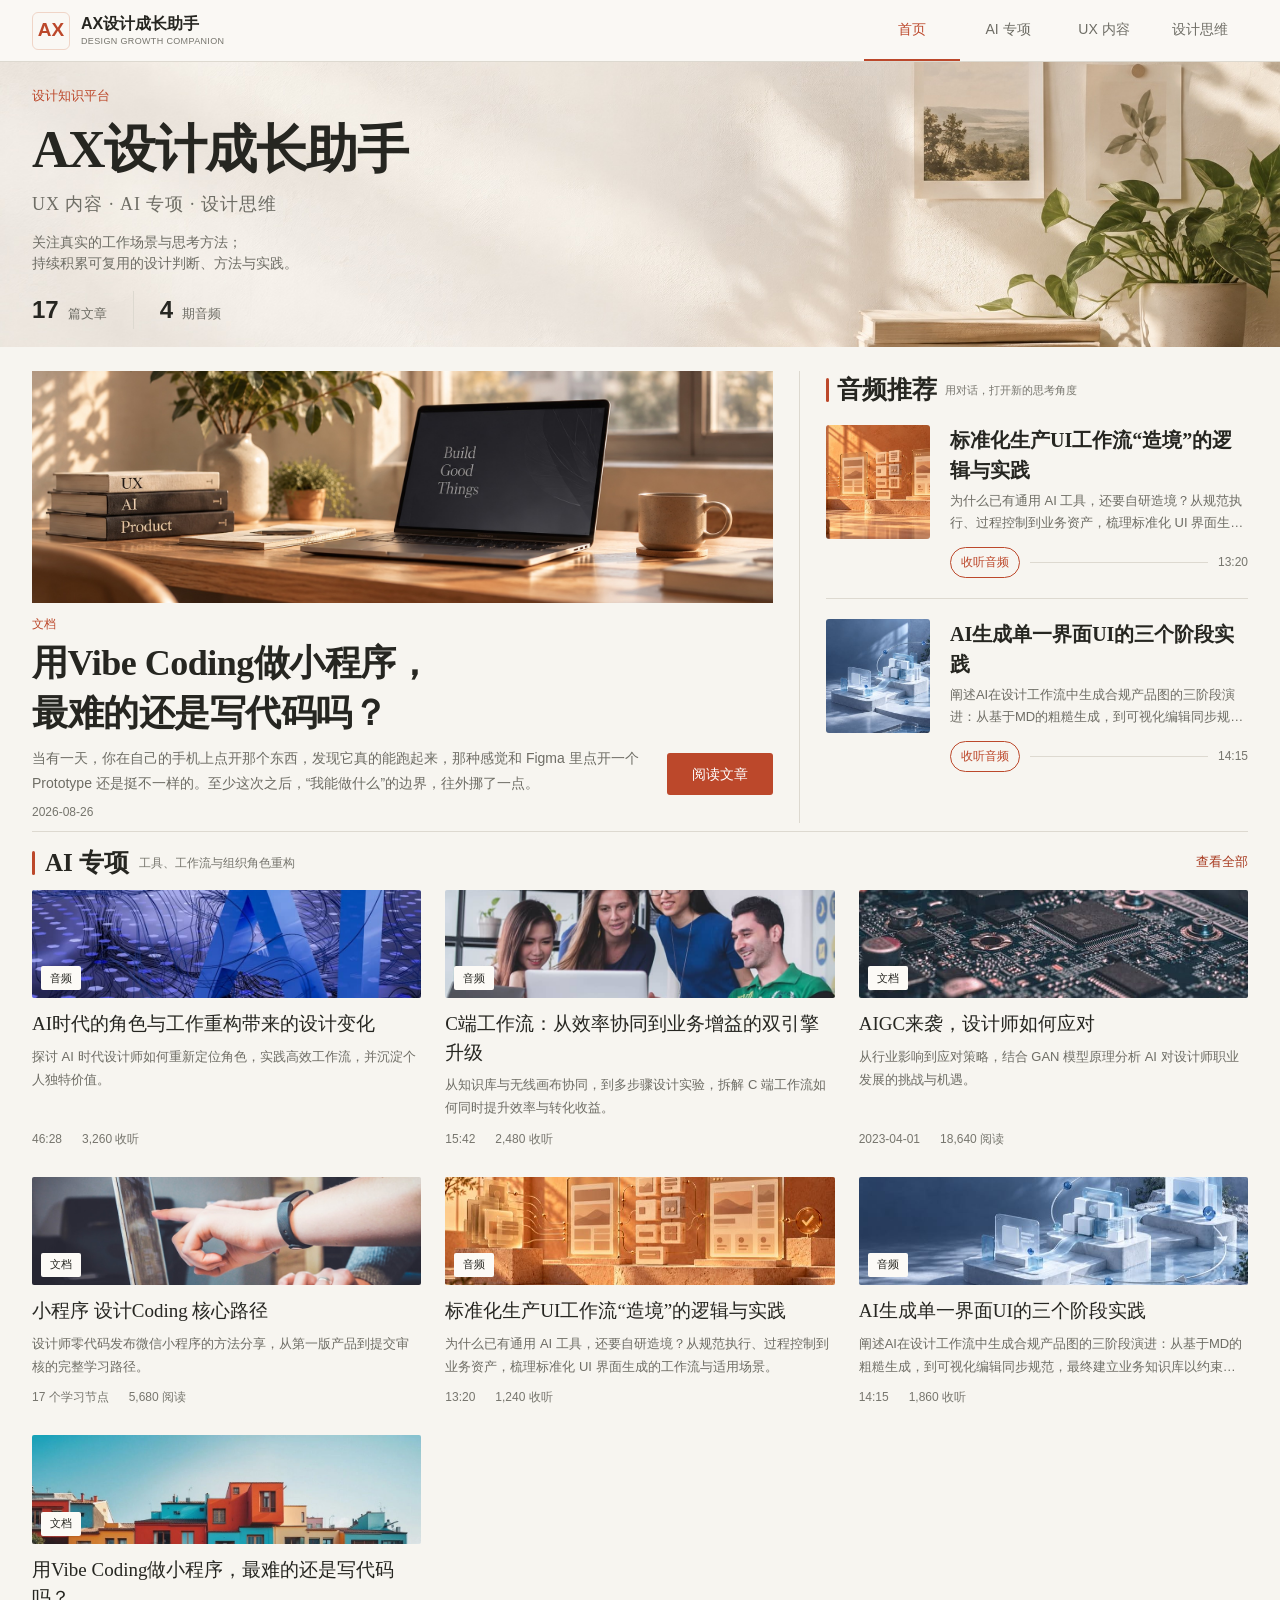
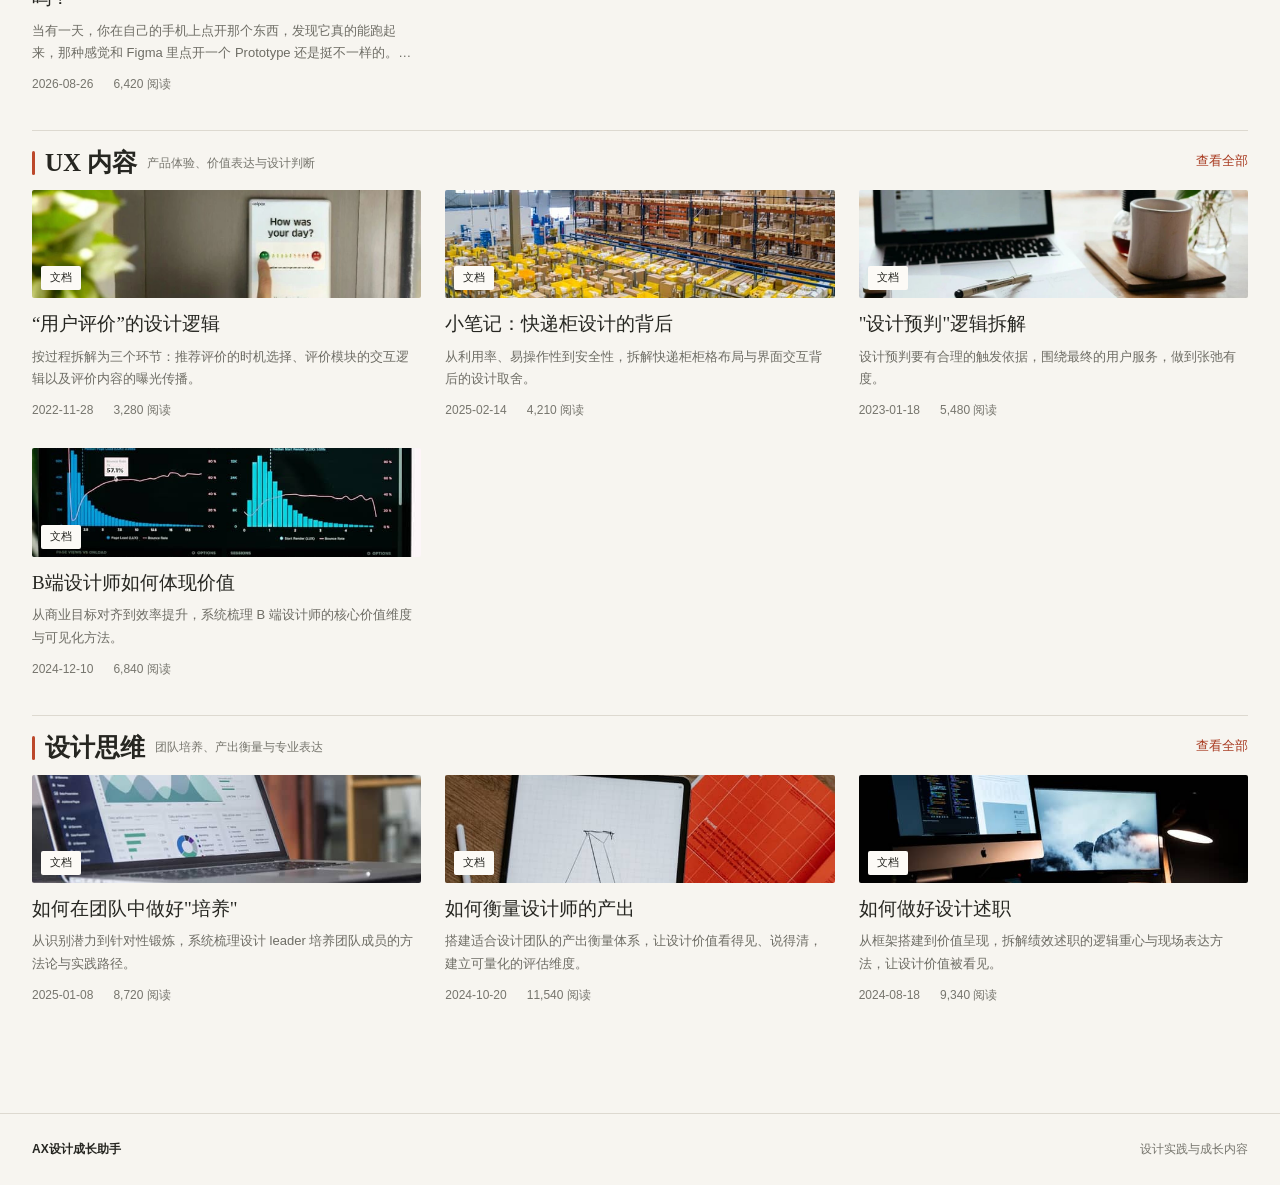
<file: index.html>
<!doctype html>
<html lang="zh-CN">
<head>
  <meta charset="utf-8">
  <meta name="viewport" content="width=device-width, initial-scale=1, viewport-fit=cover">
  <meta name="description" content="AX设计成长助手：面向 AI 时代的设计实践、组织方法与专业成长内容。">
  <meta name="theme-color" content="#f7f5f0">
  <title>AX设计成长助手</title>
  <link rel="stylesheet" href="site.css">
  <link rel="stylesheet" href="editorial.css?v=20260910">
</head>
<body class="hub-page">
  <a class="skip-link" href="#main">跳至内容</a>
  <header class="topbar">
    <div class="topbar-inner">
      <button class="brand" type="button" data-scroll="top" aria-label="返回首页">
        <span class="brand-mark" aria-hidden="true">AX</span>
        <span class="brand-copy">
          <span class="brand-title">AX设计成长助手</span>
          <span class="brand-sub">DESIGN GROWTH COMPANION</span>
        </span>
      </button>
      <nav class="desktop-nav" aria-label="主要导航">
        <button class="nav-link active" type="button" data-scroll="top">首页</button>
        <button class="nav-link" type="button" data-scroll="section-ai">AI 专项</button>
        <button class="nav-link" type="button" data-scroll="section-ux">UX 内容</button>
        <button class="nav-link" type="button" data-scroll="section-learn">设计思维</button>
      </nav>
    </div>
  </header>

  <section class="hero" id="top" aria-labelledby="hero-title">
    <img class="hero-media" id="heroImage" src="assets/home-editorial-header-clean.jpg" alt="设计工作现场">
    <div class="hero-inner">
      <div class="hero-kicker" id="heroKicker">设计学习助手</div>
      <h1 id="hero-title">AX设计成长助手</h1>
      <p class="hero-sub" id="heroSubtitle">持续积累可复用的设计判断、方法与实践</p>
      <p class="hero-intro">关注真实的工作场景与思考方法；<br>持续积累可复用的设计判断、方法与实践。</p>
      <div class="hero-stats" aria-label="内容概览">
        <span class="hero-stat"><strong id="articleCount">17</strong>篇文章</span>
        <span class="hero-stat"><strong id="audioCount">4</strong>期音频</span>

      </div>
    </div>
  </section>

  <main id="main">
    <section class="section editorial-feature" aria-labelledby="featured-title">
      <h2 class="sr-only" id="featured-title">精选推荐</h2>
      <div id="featuredGrid"></div>
      <aside class="audio-picks" aria-labelledby="audio-picks-title">
        <div class="section-title-wrap"><span class="section-accent" aria-hidden="true"></span><h2 id="audio-picks-title">音频推荐</h2><span class="section-note">用对话，打开新的思考角度</span></div>
        <div id="audioPicks"></div>
      </aside>
    </section>

    <section class="section" id="section-ai" aria-labelledby="ai-title">
      <div class="section-heading">
        <div class="section-title-wrap">
          <span class="section-accent ai" aria-hidden="true"></span>
          <h2 id="ai-title">AI 专项</h2>
          <span class="section-note">工具、工作流与组织角色重构</span>
        </div>
        <button class="more-button" type="button" data-list="ai">查看全部</button>
      </div>
      <div class="content-grid" id="aiGrid"></div>
    </section>

    <section class="section" id="section-ux" aria-labelledby="ux-title">
      <div class="section-heading">
        <div class="section-title-wrap">
          <span class="section-accent" aria-hidden="true"></span>
          <h2 id="ux-title">UX 内容</h2>
          <span class="section-note">产品体验、价值表达与设计判断</span>
        </div>
        <button class="more-button" type="button" data-list="ux">查看全部</button>
      </div>
      <div class="content-grid" id="uxGrid"></div>
    </section>

    <section class="section" id="section-learn" aria-labelledby="learn-title">
      <div class="section-heading">
        <div class="section-title-wrap">
          <span class="section-accent learn" aria-hidden="true"></span>
          <h2 id="learn-title">设计思维</h2>
          <span class="section-note">团队培养、产出衡量与专业表达</span>
        </div>
        <button class="more-button" type="button" data-list="learn">查看全部</button>
      </div>
      <div class="content-grid" id="learnGrid"></div>
    </section>
  </main>

  <footer>
    <div class="footer-inner">
      <span class="footer-brand">AX设计成长助手</span>
      <span>设计实践与成长内容</span>
    </div>
  </footer>

  <nav class="mobile-nav" aria-label="移动端导航">
    <button class="active" type="button" data-scroll="top">首页</button>
    <button type="button" data-scroll="section-ai">AI 专项</button>
    <button type="button" data-scroll="section-ux">UX 内容</button>
    <button type="button" data-scroll="section-learn">设计思维</button>
  </nav>

  <div class="panel-backdrop" id="panelBackdrop"></div>
  <aside class="panel" id="contentPanel" role="dialog" aria-modal="true" inert aria-hidden="true" aria-labelledby="panelTitle">
    <div class="panel-top">
      <button class="panel-back" id="panelBack" type="button" hidden>返回列表</button>
      <div class="panel-title" id="panelTitle">内容详情</div>
      <button class="icon-button" id="closePanel" type="button" aria-label="关闭内容详情">×</button>
    </div>
    <div class="panel-scroll" id="panelContent"></div>
  </aside>

  <script src="content/site-data.js"></script>
  <script src="site.js?v=20261021"></script>
</body>
</html>
</file>
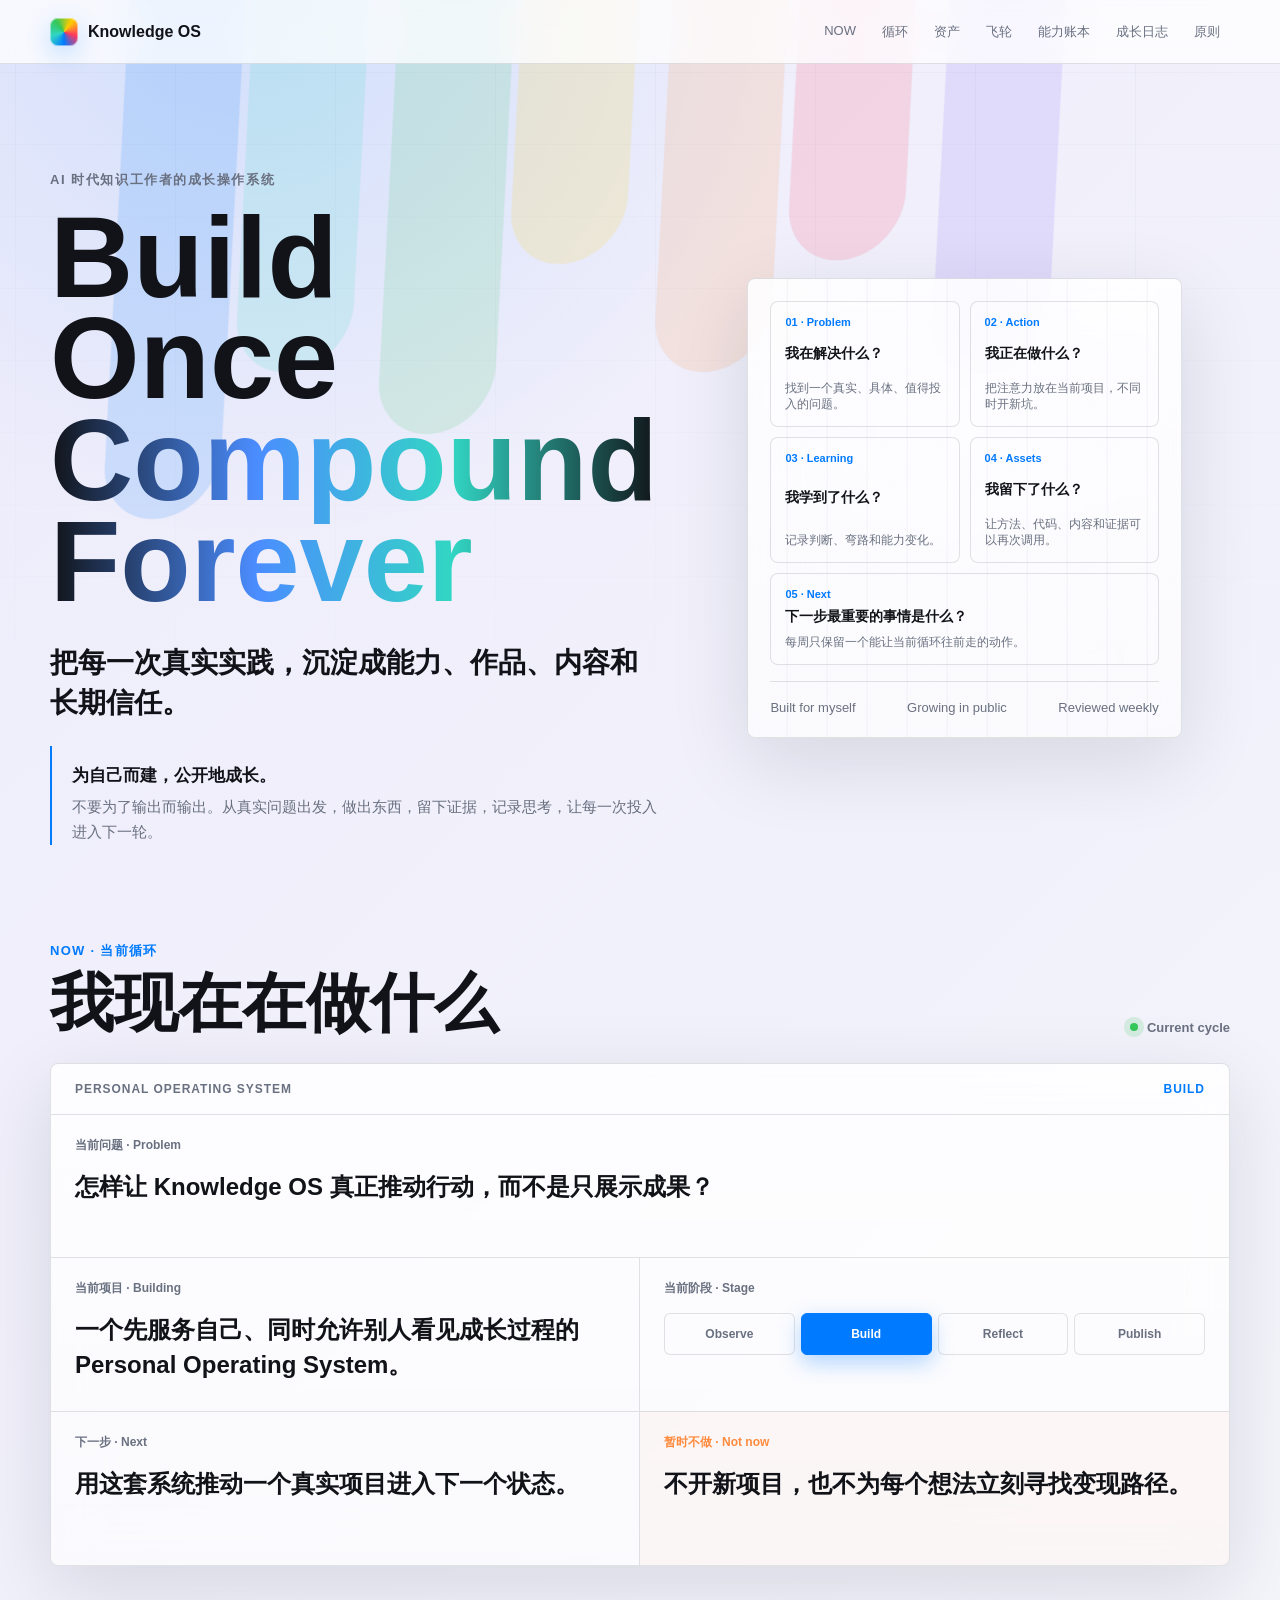
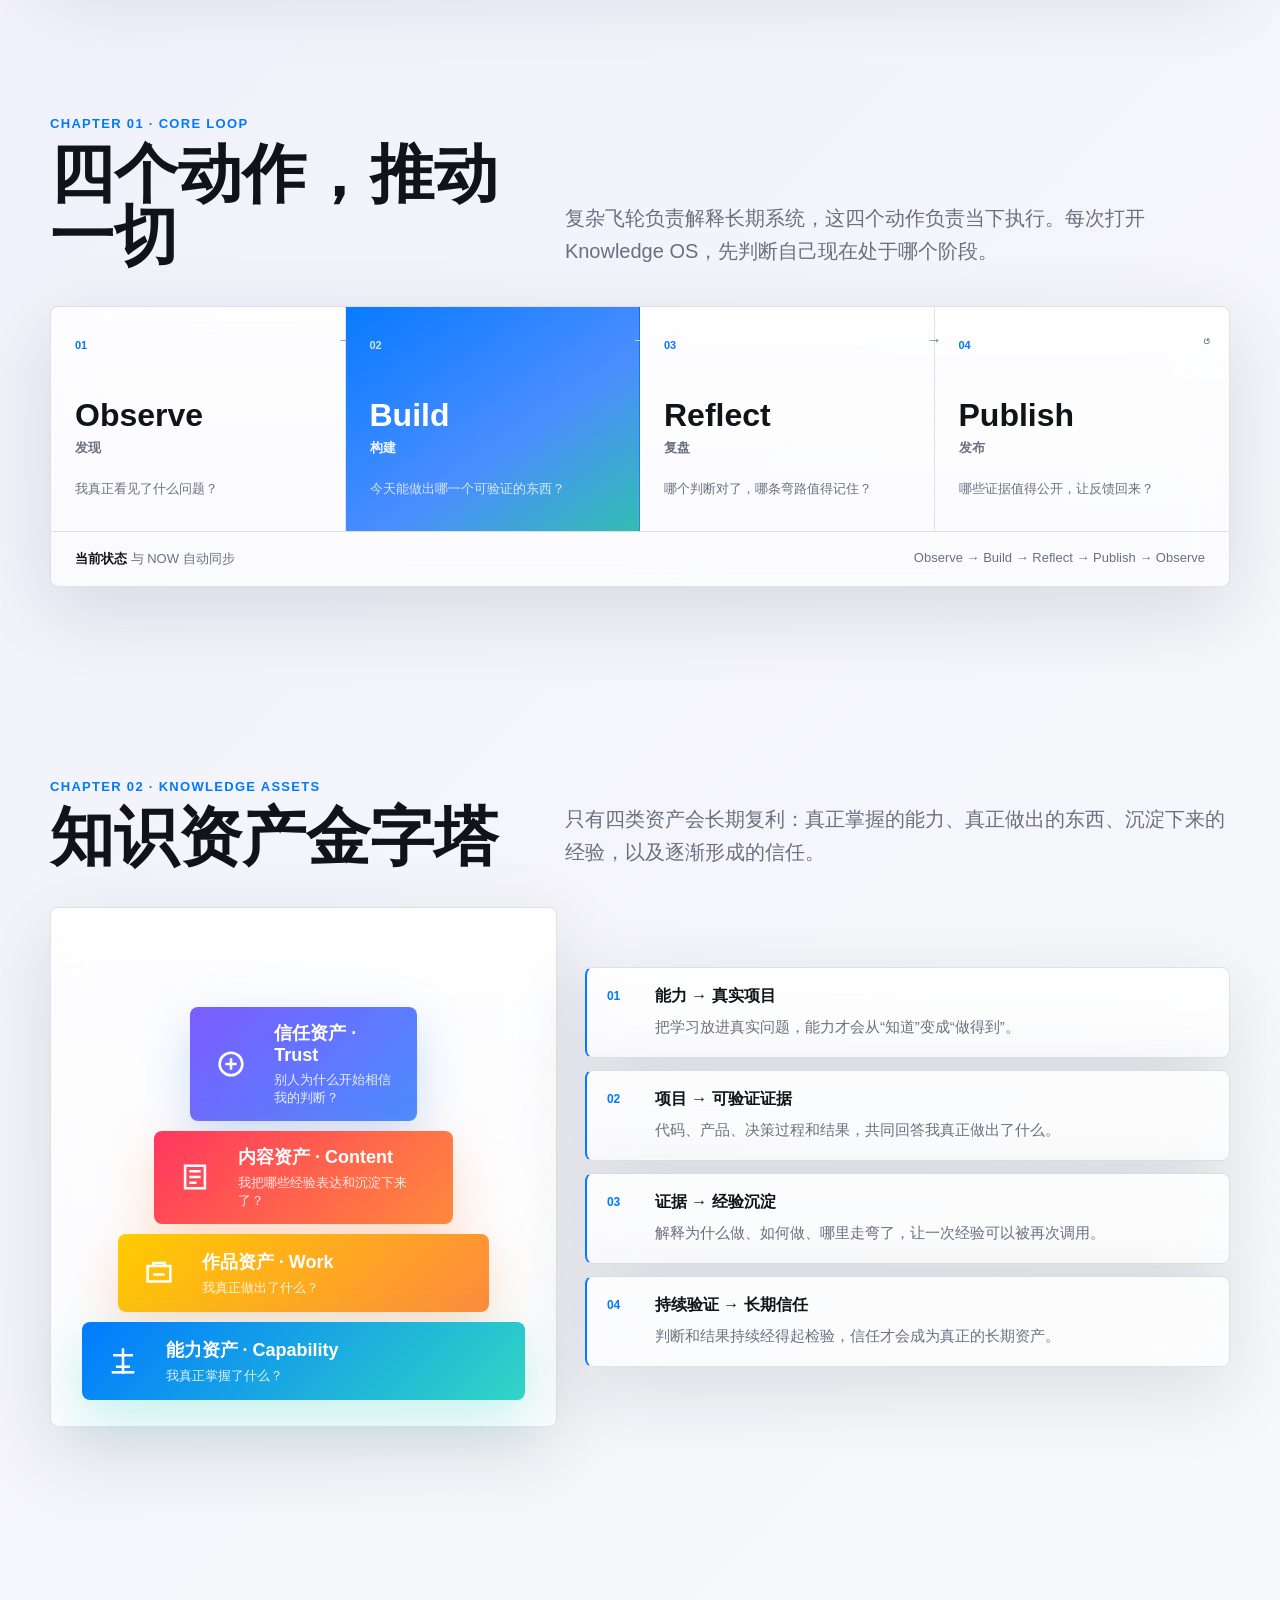
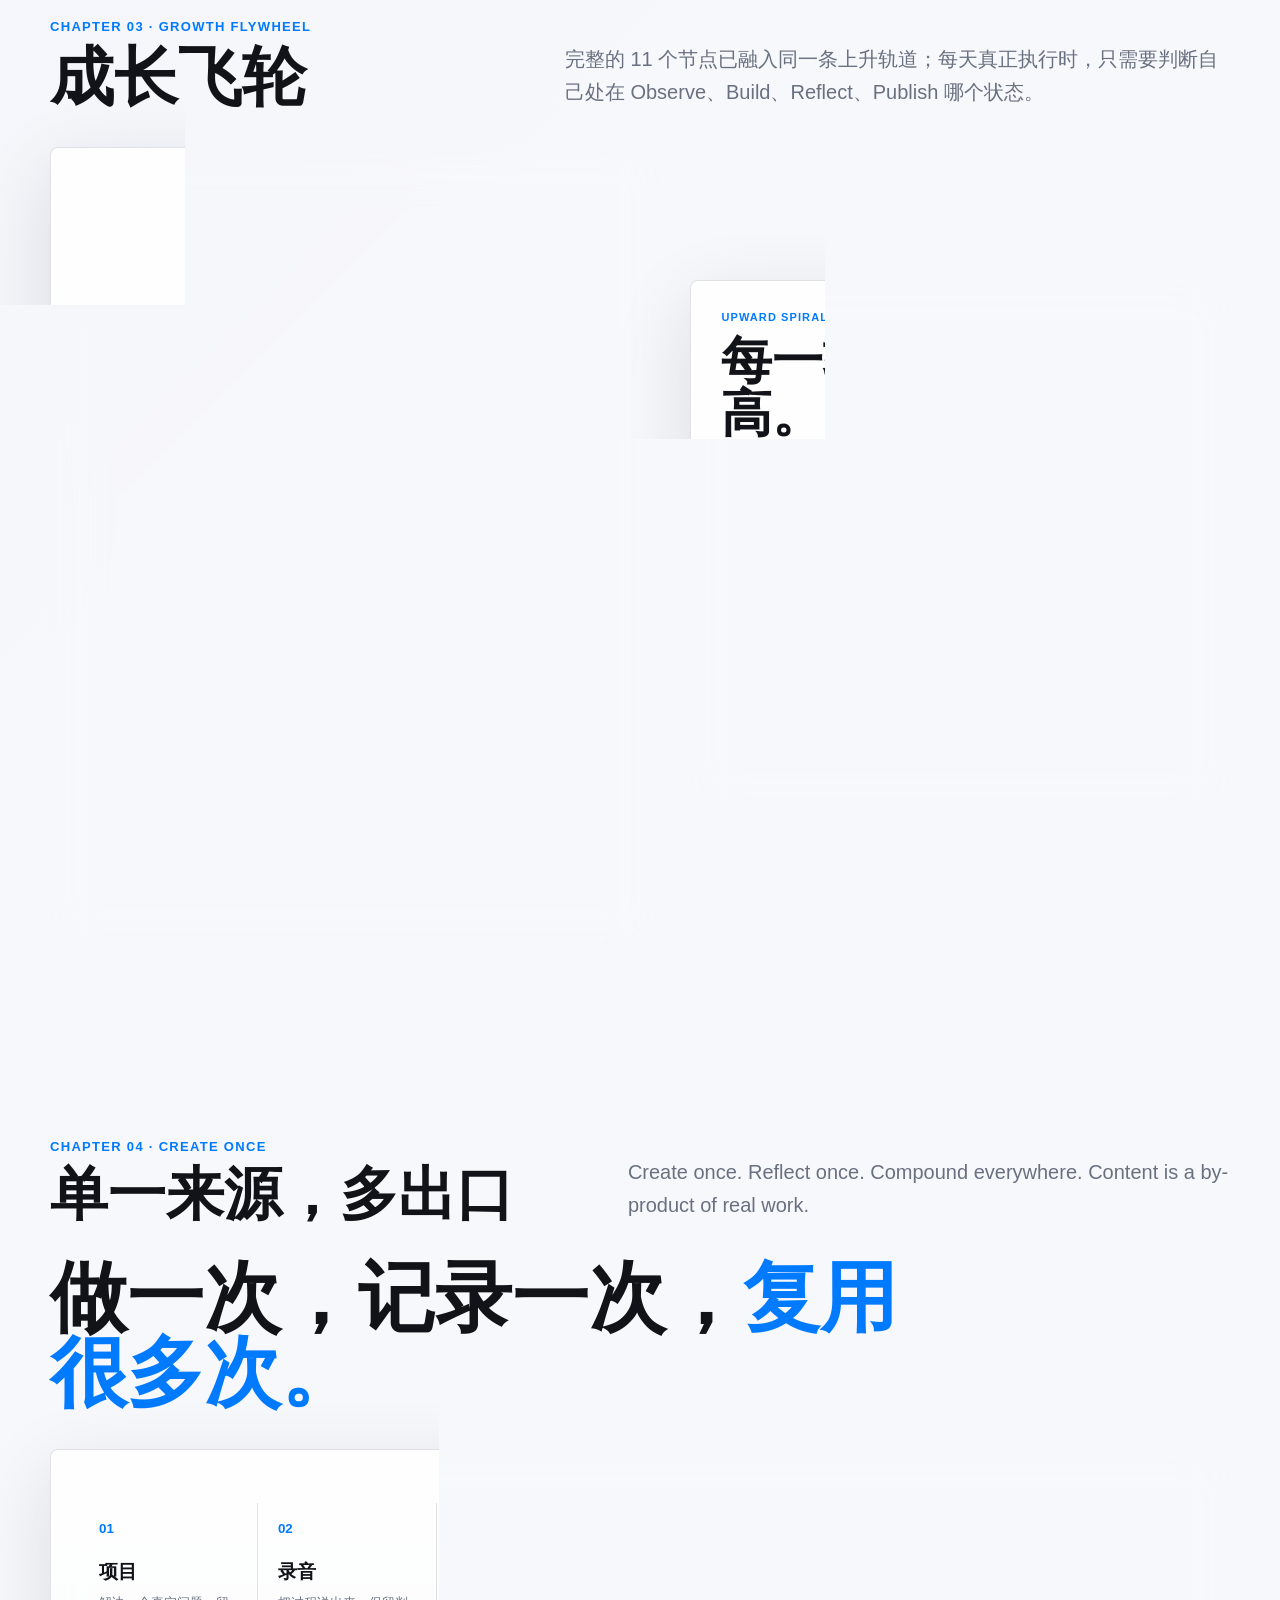
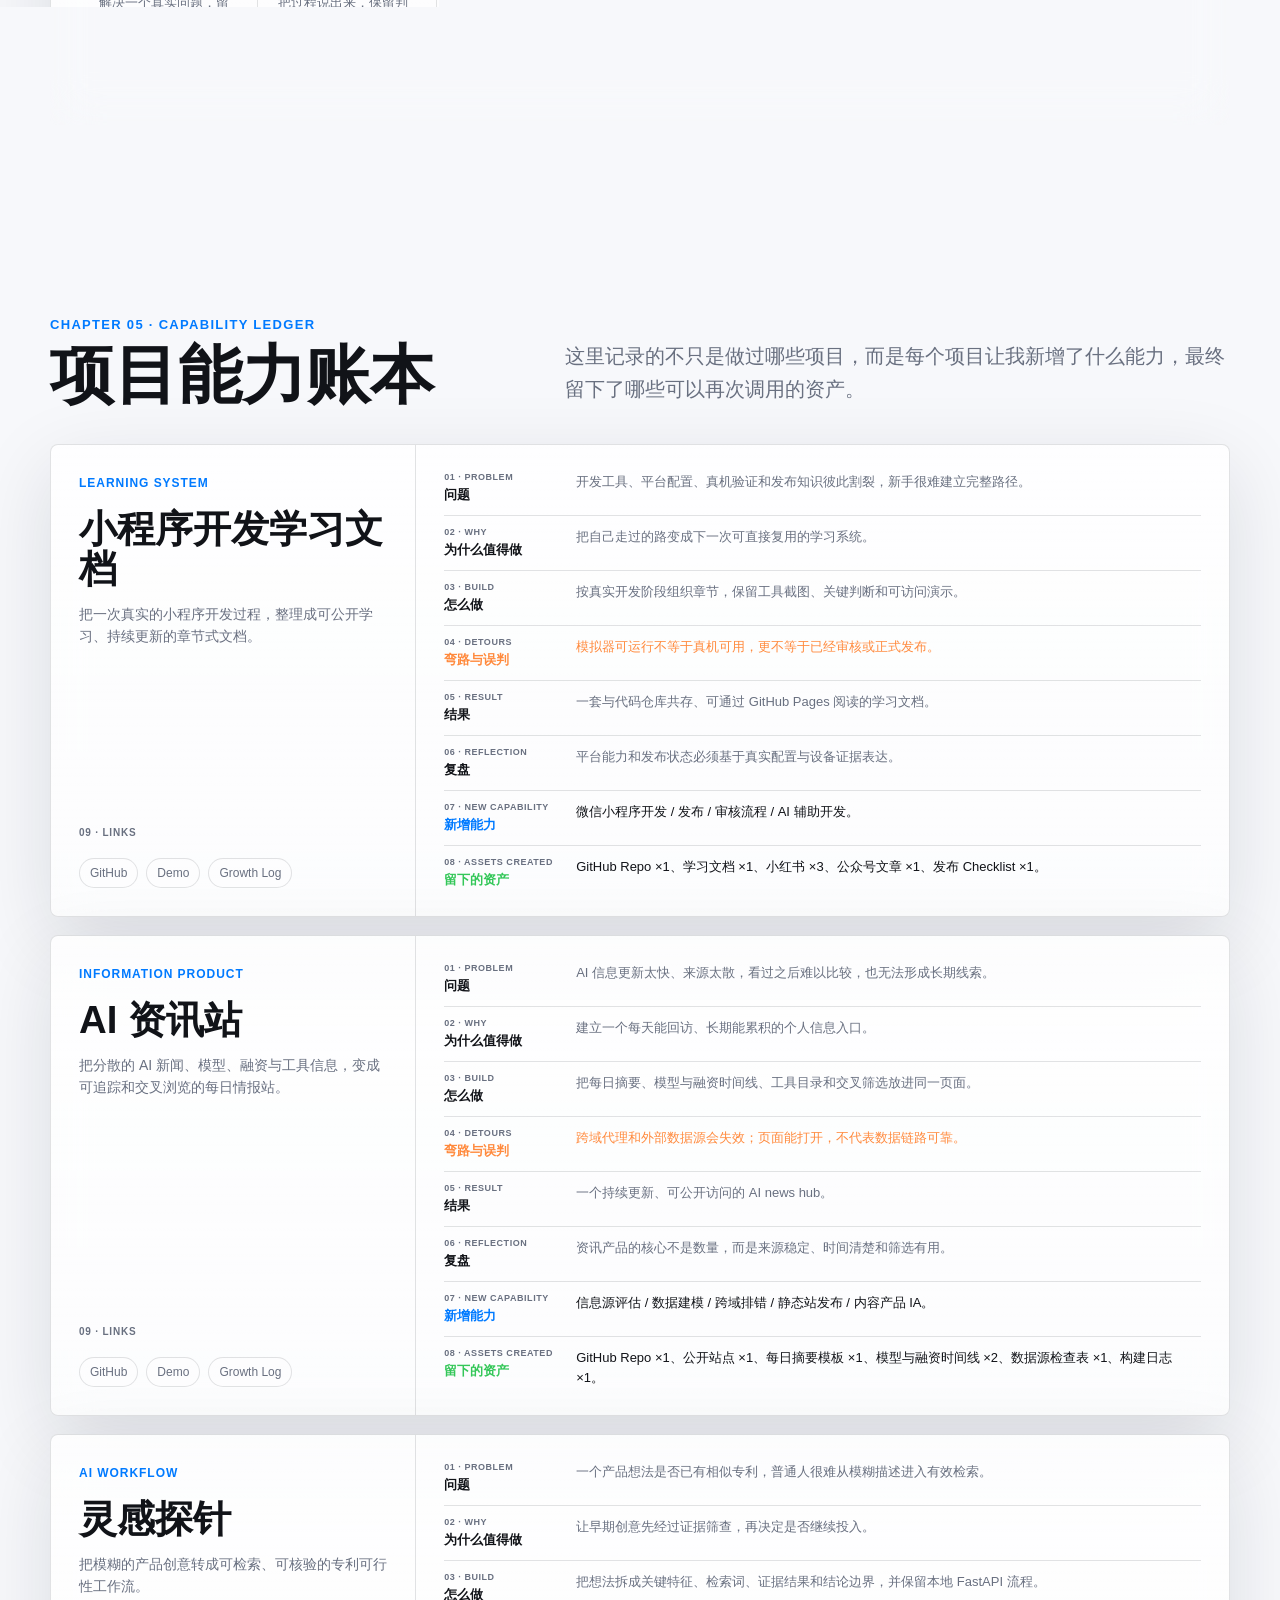
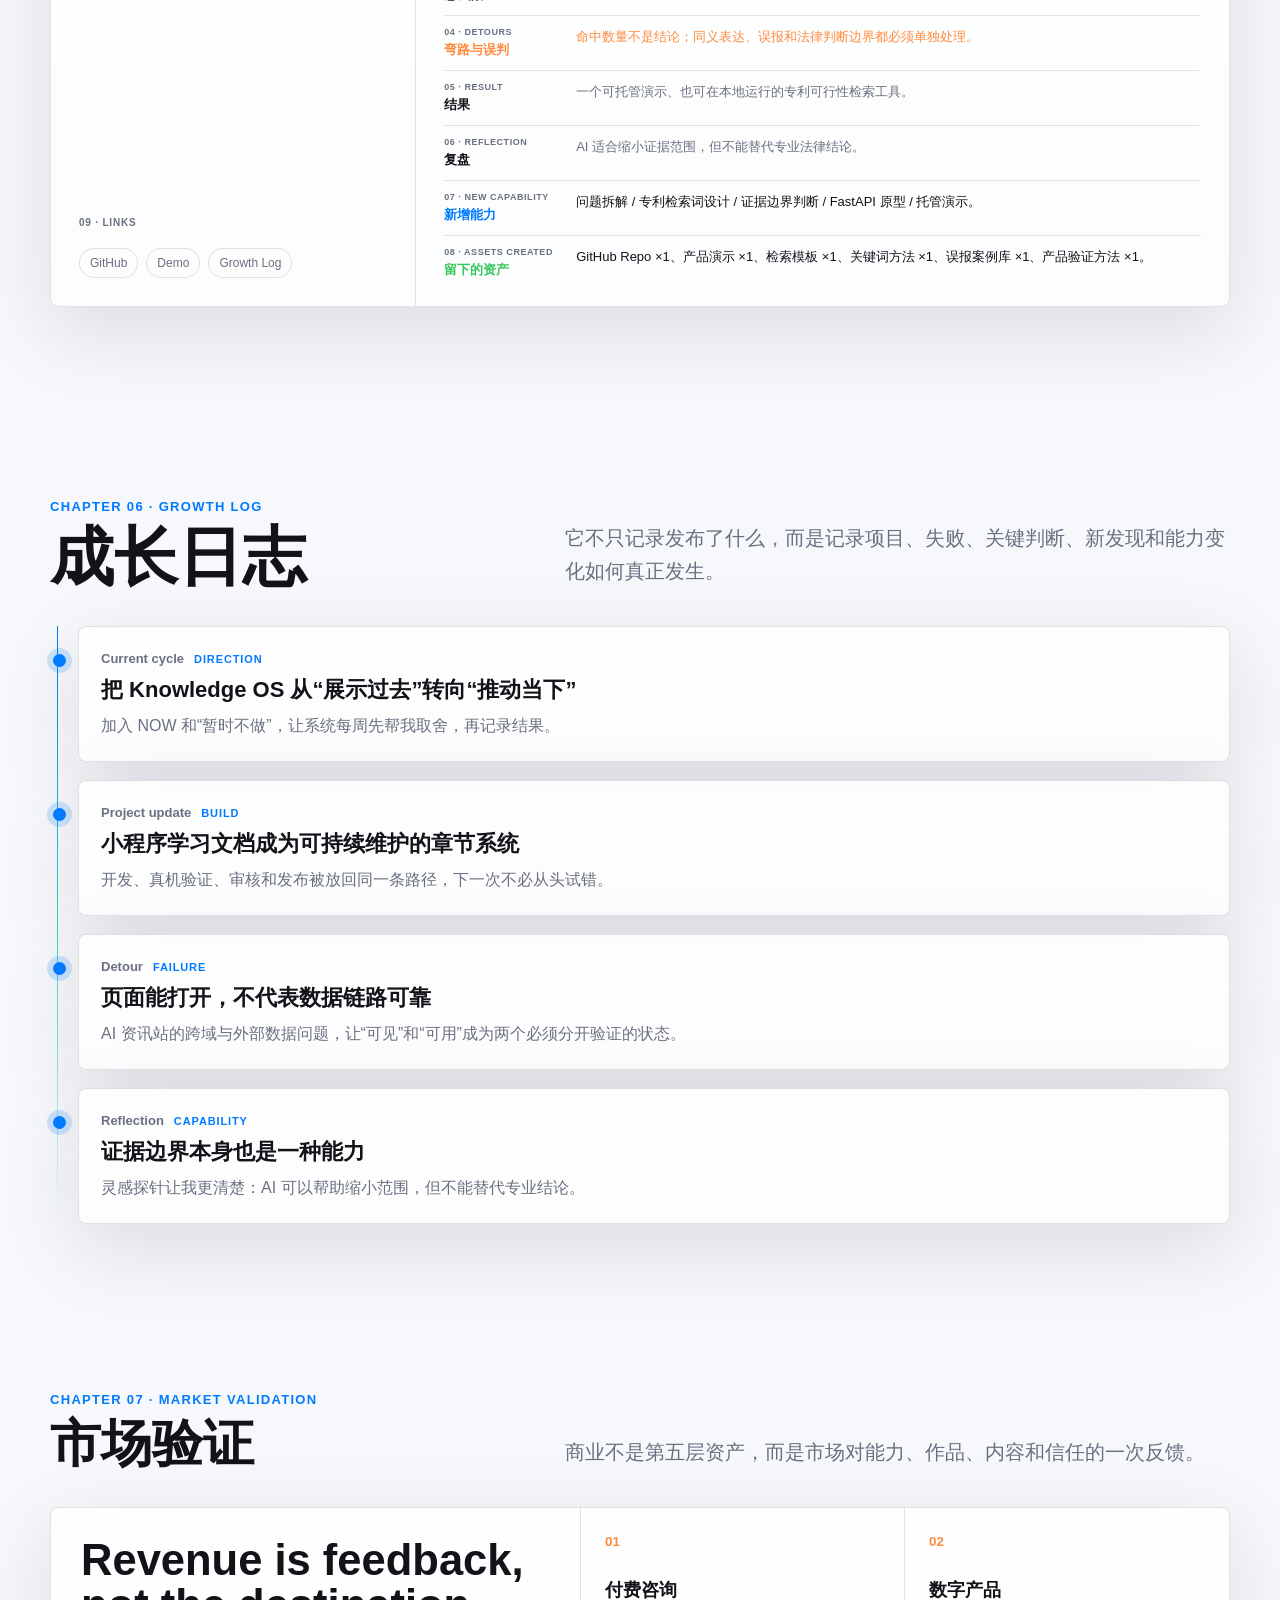
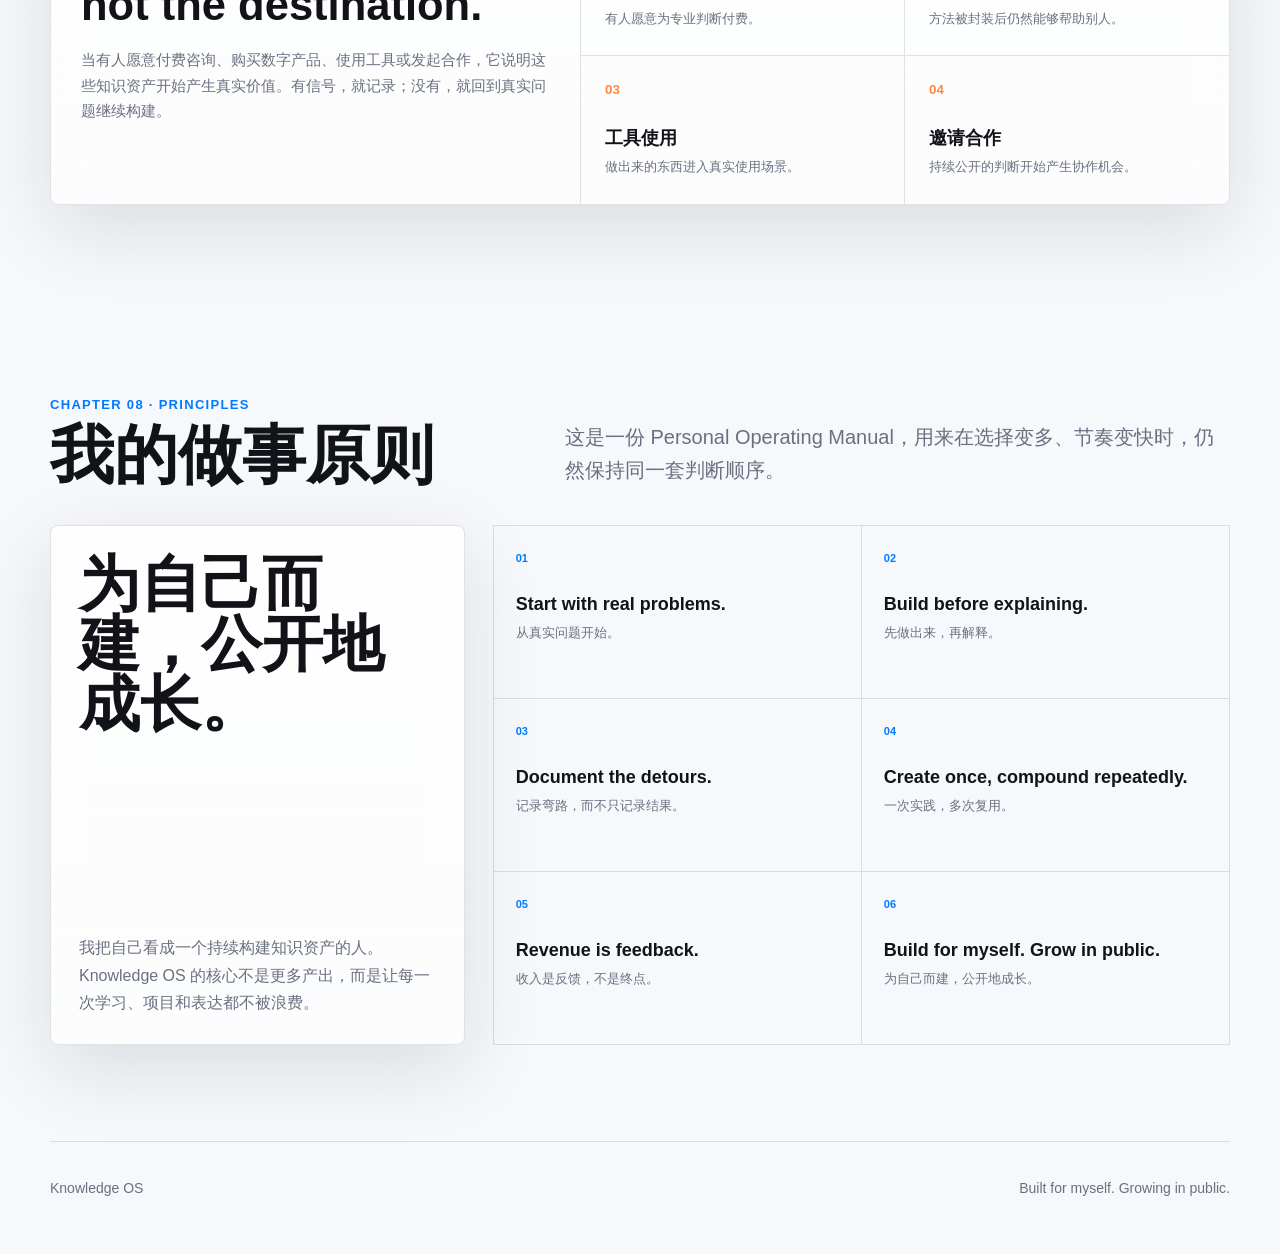
<file: knowledge-os/index.html>
<!doctype html>
<html lang="zh-CN">
<head>
  <meta charset="utf-8">
  <meta name="viewport" content="width=device-width, initial-scale=1">
  <meta name="color-scheme" content="light dark">
  <title>Knowledge OS - Build Once, Compound Forever</title>
  <style>
    :root {
      --bg: #f7f8fb;
      --bg-2: #eef1f7;
      --ink: #111318;
      --muted: #697080;
      --line: rgba(22, 25, 34, .12);
      --glass: rgba(255, 255, 255, .64);
      --glass-strong: rgba(255, 255, 255, .86);
      --shadow: 0 24px 80px rgba(16, 24, 40, .12);
      --blue: #007aff;
      --cyan: #32d6c4;
      --green: #34c759;
      --yellow: #ffcc00;
      --orange: #ff8a3d;
      --pink: #ff375f;
      --violet: #7c5cff;
      --radius: 8px;
      --max: 1180px;
      --nav-h: 64px;
    }

    @media (prefers-color-scheme: dark) {
      :root {
        --bg: #07080c;
        --bg-2: #10131b;
        --ink: #f4f7fb;
        --muted: #9da6b8;
        --line: rgba(255, 255, 255, .13);
        --glass: rgba(19, 23, 33, .58);
        --glass-strong: rgba(20, 24, 34, .84);
        --shadow: 0 24px 80px rgba(0, 0, 0, .34);
      }
    }

    * { box-sizing: border-box; }
    html { scroll-behavior: smooth; }
    body {
      margin: 0;
      color: var(--ink);
      font-family: ui-sans-serif, -apple-system, BlinkMacSystemFont, "SF Pro Display", "Segoe UI", sans-serif;
      background:
        radial-gradient(circle at 20% 0%, rgba(0, 122, 255, .12), transparent 34rem),
        linear-gradient(135deg, rgba(124, 92, 255, .08), transparent 38%),
        var(--bg);
      letter-spacing: 0;
      overflow-x: hidden;
    }

    body::before {
      content: "";
      position: fixed;
      inset: 0;
      pointer-events: none;
      background:
        linear-gradient(90deg, transparent 0 9.5%, rgba(127, 139, 165, .09) 9.6% 9.7%, transparent 9.8% 100%),
        linear-gradient(rgba(127, 139, 165, .06) 1px, transparent 1px);
      background-size: 12.5% 100%, 100% 72px;
      mask-image: linear-gradient(to bottom, rgba(0,0,0,.8), transparent 82%);
      z-index: -2;
    }

    a { color: inherit; text-decoration: none; }
    button, a { -webkit-tap-highlight-color: transparent; }

    .stripe {
      position: fixed;
      top: -14vh;
      left: 7vw;
      width: min(84vw, 1100px);
      height: 64vh;
      pointer-events: none;
      transform: rotate(-8deg);
      opacity: .72;
      filter: blur(.2px);
      z-index: -1;
    }

    .stripe span {
      position: absolute;
      top: 0;
      height: 100%;
      width: 11%;
      border-radius: 999px;
      transform: skewX(-11deg);
      background: var(--c);
      opacity: .2;
    }

    .stripe span:nth-child(1) { --c: var(--blue); left: 2%; }
    .stripe span:nth-child(2) { --c: var(--cyan); left: 15%; height: 78%; }
    .stripe span:nth-child(3) { --c: var(--green); left: 28%; height: 92%; }
    .stripe span:nth-child(4) { --c: var(--yellow); left: 41%; height: 66%; }
    .stripe span:nth-child(5) { --c: var(--orange); left: 54%; height: 88%; }
    .stripe span:nth-child(6) { --c: var(--pink); left: 67%; height: 72%; }
    .stripe span:nth-child(7) { --c: var(--violet); left: 80%; height: 94%; }

    .nav {
      position: fixed;
      top: 0;
      left: 0;
      right: 0;
      height: var(--nav-h);
      display: flex;
      align-items: center;
      z-index: 20;
      backdrop-filter: blur(20px);
      background: color-mix(in srgb, var(--glass-strong), transparent 12%);
      border-bottom: 1px solid var(--line);
    }

    .nav-inner {
      width: min(var(--max), calc(100% - 32px));
      margin: 0 auto;
      display: flex;
      align-items: center;
      justify-content: space-between;
      gap: 18px;
    }

    .brand {
      display: flex;
      align-items: center;
      gap: 10px;
      font-weight: 680;
      letter-spacing: 0;
      white-space: nowrap;
    }

    .mark {
      width: 28px;
      height: 28px;
      border-radius: 8px;
      background: conic-gradient(from 180deg, var(--blue), var(--cyan), var(--green), var(--yellow), var(--pink), var(--blue));
      box-shadow: inset 0 0 0 1px rgba(255,255,255,.46), 0 8px 24px rgba(0,122,255,.22);
    }

    .nav-links {
      display: flex;
      gap: 6px;
      color: var(--muted);
      font-size: 13px;
    }

    .nav-links a {
      padding: 8px 10px;
      border-radius: 999px;
    }

    .nav-links a:hover {
      color: var(--ink);
      background: var(--glass);
    }

    main { padding-top: var(--nav-h); }

    .section {
      width: min(var(--max), calc(100% - 32px));
      margin: 0 auto;
      padding: 96px 0;
    }

    .section[id] { scroll-margin-top: calc(var(--nav-h) + 20px); }

    .hero {
      min-height: calc(100vh - var(--nav-h));
      display: grid;
      align-items: center;
      padding-bottom: 44px;
    }

    .hero-grid {
      display: grid;
      grid-template-columns: 1.1fr .9fr;
      gap: clamp(32px, 7vw, 92px);
      align-items: center;
    }

    .eyebrow {
      color: var(--muted);
      font-size: 13px;
      font-weight: 650;
      text-transform: uppercase;
      letter-spacing: .12em;
      margin-bottom: 18px;
    }

    h1, h2, h3, p { margin: 0; }

    h1 {
      max-width: 860px;
      font-size: clamp(58px, 9vw, 128px);
      line-height: .88;
      font-weight: 760;
      letter-spacing: 0;
    }

    .gradient-text {
      display: block;
      color: transparent;
      background: linear-gradient(90deg, var(--ink), #4b8dff 34%, #32d6c4 66%, var(--ink));
      -webkit-background-clip: text;
      background-clip: text;
    }

    .hero-definition {
      margin-top: 30px;
      max-width: 660px;
      color: var(--ink);
      font-size: clamp(21px, 2.2vw, 29px);
      font-weight: 650;
      line-height: 1.42;
    }

    .hero-principle {
      margin-top: 24px;
      max-width: 660px;
      padding: 18px 0 0 20px;
      border-left: 2px solid var(--blue);
    }

    .hero-principle strong {
      display: block;
      margin-bottom: 8px;
      font-size: 17px;
    }

    .hero-principle p {
      color: var(--muted);
      font-size: 15px;
      line-height: 1.65;
    }

    .hero-panel, .glass-panel {
      border: 1px solid var(--line);
      border-radius: var(--radius);
      background: linear-gradient(180deg, var(--glass-strong), var(--glass));
      box-shadow: var(--shadow);
      backdrop-filter: blur(24px);
    }

    .hero-panel {
      min-height: 460px;
      padding: 22px;
      display: grid;
      align-content: space-between;
      position: relative;
      overflow: hidden;
    }

    .hero-panel::before {
      content: "";
      position: absolute;
      inset: 0;
      background:
        linear-gradient(120deg, transparent, rgba(255,255,255,.22), transparent),
        repeating-linear-gradient(90deg, transparent 0 38px, rgba(127,139,165,.1) 39px 40px);
      opacity: .72;
    }

    .system-map, .panel-foot {
      position: relative;
      z-index: 1;
    }

    .system-map {
      display: grid;
      grid-template-columns: repeat(2, 1fr);
      gap: 10px;
      min-height: 290px;
    }

    .map-cell {
      border: 1px solid var(--line);
      border-radius: var(--radius);
      padding: 14px;
      background: rgba(255,255,255,.12);
      display: flex;
      flex-direction: column;
      justify-content: space-between;
      min-height: 126px;
    }

    .map-cell small { color: var(--blue); font-size: 11px; font-weight: 760; }
    .map-cell strong { font-size: 14px; }
    .map-cell span { color: var(--muted); font-size: 12px; line-height: 1.35; }
    .map-cell.wide { grid-column: 1 / -1; min-height: 92px; }

    .panel-foot {
      display: flex;
      justify-content: space-between;
      gap: 14px;
      color: var(--muted);
      font-size: 13px;
      border-top: 1px solid var(--line);
      padding-top: 18px;
    }

    .section-head {
      display: grid;
      grid-template-columns: .72fr 1fr;
      gap: 36px;
      align-items: end;
      margin-bottom: 38px;
    }

    .kicker {
      color: var(--blue);
      font-size: 13px;
      font-weight: 720;
      letter-spacing: .1em;
      text-transform: uppercase;
      margin-bottom: 12px;
    }

    h2 {
      font-size: clamp(34px, 5vw, 68px);
      line-height: .98;
      font-weight: 740;
      letter-spacing: 0;
    }

    .lead {
      color: var(--muted);
      font-size: clamp(16px, 1.7vw, 20px);
      line-height: 1.65;
    }

    .now-section { padding-top: 42px; }

    .now-head {
      display: flex;
      align-items: end;
      justify-content: space-between;
      gap: 24px;
      margin-bottom: 28px;
    }

    .now-head h2 { font-size: clamp(36px, 5vw, 64px); }

    .now-cycle {
      display: flex;
      align-items: center;
      gap: 9px;
      color: var(--muted);
      font-size: 13px;
      font-weight: 680;
      white-space: nowrap;
    }

    .now-cycle::before {
      content: "";
      width: 8px;
      height: 8px;
      border-radius: 50%;
      background: var(--green);
      box-shadow: 0 0 0 6px color-mix(in srgb, var(--green), transparent 84%);
    }

    .now-board { overflow: hidden; }

    .now-toolbar {
      display: flex;
      align-items: center;
      justify-content: space-between;
      gap: 20px;
      padding: 18px 24px;
      border-bottom: 1px solid var(--line);
      color: var(--muted);
      font-size: 12px;
      font-weight: 700;
      text-transform: uppercase;
      letter-spacing: .08em;
    }

    .now-toolbar strong { color: var(--blue); }

    .now-grid {
      display: grid;
      grid-template-columns: repeat(2, minmax(0, 1fr));
    }

    .now-field {
      min-height: 154px;
      padding: 22px 24px;
      border-top: 1px solid var(--line);
    }

    .now-field.wide {
      grid-column: 1 / -1;
      min-height: 142px;
      border-top: 0;
    }

    .now-field.left { border-right: 1px solid var(--line); }

    .now-label {
      display: block;
      margin-bottom: 16px;
      color: var(--muted);
      font-size: 12px;
      font-weight: 720;
    }

    .now-value {
      min-height: 42px;
      color: var(--ink);
      font-size: clamp(18px, 2vw, 24px);
      font-weight: 640;
      line-height: 1.45;
      outline: none;
      transition: color .2s ease, background .2s ease;
    }

    .now-value[contenteditable="true"] {
      cursor: text;
      border-radius: 6px;
    }

    .now-value[contenteditable="true"]:hover,
    .now-value[contenteditable="true"]:focus {
      background: color-mix(in srgb, var(--blue), transparent 94%);
    }

    .now-field.pause {
      background: color-mix(in srgb, var(--orange), transparent 96%);
    }

    .now-field.pause .now-label { color: var(--orange); }

    .stage-switch {
      display: grid;
      grid-template-columns: repeat(4, minmax(0, 1fr));
      gap: 6px;
    }

    .stage-button {
      min-height: 42px;
      padding: 8px 6px;
      border: 1px solid var(--line);
      border-radius: 6px;
      color: var(--muted);
      background: rgba(255,255,255,.06);
      font: inherit;
      font-size: 12px;
      font-weight: 700;
      cursor: pointer;
      transition: color .2s ease, background .2s ease, border-color .2s ease;
    }

    .stage-button:hover,
    .stage-button:focus-visible {
      color: var(--ink);
      border-color: color-mix(in srgb, var(--blue), var(--line) 45%);
      outline: none;
    }

    .stage-button.is-active {
      color: #fff;
      background: var(--blue);
      border-color: var(--blue);
      box-shadow: 0 8px 22px color-mix(in srgb, var(--blue), transparent 70%);
    }

    .core-loop-section { padding-top: 54px; }

    .core-loop-board {
      padding: 0;
      overflow: hidden;
    }

    .core-loop-track {
      display: grid;
      grid-template-columns: repeat(4, minmax(0, 1fr));
    }

    .loop-state {
      min-height: 224px;
      padding: 24px;
      border: 0;
      border-right: 1px solid var(--line);
      color: var(--ink);
      background: transparent;
      text-align: left;
      font: inherit;
      cursor: pointer;
      position: relative;
      transition: background .25s ease, color .25s ease;
    }

    .loop-state:last-child { border-right: 0; }

    .loop-state::after {
      content: "→";
      position: absolute;
      top: 25px;
      right: -8px;
      z-index: 2;
      color: var(--muted);
      font-size: 15px;
      line-height: 1;
    }

    .loop-state:last-child::after { content: "↺"; right: 18px; }

    .loop-state:hover,
    .loop-state:focus-visible {
      background: color-mix(in srgb, var(--blue), transparent 96%);
      outline: none;
    }

    .loop-state.is-active {
      color: #fff;
      background: linear-gradient(145deg, #087bff, #4b8dff 58%, #32bdb3);
    }

    .loop-state.is-active::after { color: #fff; }

    .loop-index {
      display: block;
      color: var(--blue);
      font-size: 11px;
      font-weight: 800;
      margin-bottom: 48px;
    }

    .loop-state.is-active .loop-index,
    .loop-state.is-active .loop-question { color: rgba(255, 255, 255, .78); }

    .loop-state strong {
      display: block;
      margin-bottom: 8px;
      font-size: clamp(23px, 2.5vw, 34px);
      line-height: 1;
    }

    .loop-state em {
      display: block;
      margin-bottom: 22px;
      color: var(--muted);
      font-size: 13px;
      font-style: normal;
      font-weight: 700;
    }

    .loop-state.is-active em { color: rgba(255, 255, 255, .92); }

    .loop-question {
      color: var(--muted);
      font-size: 13px;
      line-height: 1.5;
    }

    .core-loop-foot {
      display: flex;
      justify-content: space-between;
      gap: 24px;
      padding: 18px 24px;
      border-top: 1px solid var(--line);
      color: var(--muted);
      font-size: 13px;
    }

    .core-loop-foot strong { color: var(--ink); }

    .pyramid-wrap {
      display: grid;
      grid-template-columns: minmax(320px, .88fr) 1.12fr;
      gap: 28px;
      align-items: center;
    }

    .pyramid {
      padding: 26px;
      min-height: 520px;
      display: flex;
      flex-direction: column;
      justify-content: flex-end;
      gap: 10px;
      overflow: visible;
    }

    .pyramid-layer {
      --w: 100%;
      width: var(--w);
      margin: 0 auto;
      min-height: 78px;
      display: grid;
      grid-template-columns: 44px 1fr;
      align-items: center;
      gap: 16px;
      padding: 14px 24px;
      color: #fff;
      border-radius: 8px;
      background: linear-gradient(135deg, var(--c1), var(--c2));
      box-shadow: 0 18px 50px color-mix(in srgb, var(--c2), transparent 72%);
      position: relative;
      transition: transform .32s ease, filter .32s ease, z-index .32s ease;
      cursor: default;
    }

    .pyramid-layer:nth-child(1) { --w: 50%; --c1: #7c5cff; --c2: #4b8dff; }
    .pyramid-layer:nth-child(2) { --w: 66%; --c1: #ff375f; --c2: #ff8a3d; }
    .pyramid-layer:nth-child(3) { --w: 82%; --c1: #ffcc00; --c2: #ff8a3d; }
    .pyramid-layer:nth-child(4) { --w: 98%; --c1: #007aff; --c2: #32d6c4; }

    .pyramid-layer:hover {
      transform: scale(1.035) translateY(-3px);
      filter: saturate(1.08);
      z-index: 2;
    }

    .pyramid-layer:focus,
    .pyramid-layer:focus-visible {
      outline: 3px solid color-mix(in srgb, var(--blue), transparent 42%);
      outline-offset: 3px;
    }

    .pyramid-layer svg {
      width: 34px;
      height: 34px;
      stroke: currentColor;
      stroke-width: 1.8;
      fill: none;
    }

    .pyramid-layer strong { display: block; font-size: 18px; margin-bottom: 4px; }
    .pyramid-layer span { font-size: 13px; opacity: .86; line-height: 1.35; }

    .tooltip {
      position: absolute;
      left: calc(100% + 14px);
      top: 50%;
      width: 230px;
      transform: translateY(-50%) translateX(-8px);
      opacity: 0;
      pointer-events: none;
      padding: 12px 14px;
      color: var(--ink);
      background: var(--glass-strong);
      border: 1px solid var(--line);
      border-radius: var(--radius);
      box-shadow: var(--shadow);
      backdrop-filter: blur(18px);
      font-size: 13px;
      line-height: 1.5;
      transition: opacity .25s ease, transform .25s ease;
    }

    .pyramid-layer:hover .tooltip,
    .pyramid-layer:focus .tooltip,
    .pyramid-layer:focus-visible .tooltip {
      opacity: 1;
      transform: translateY(-50%) translateX(0);
    }

    .principles {
      display: grid;
      gap: 12px;
    }

    .principle {
      padding: 18px 20px;
      display: grid;
      grid-template-columns: 34px 1fr;
      gap: 14px;
      align-items: start;
      border-left: 2px solid var(--blue);
    }

    .principle b {
      color: var(--blue);
      font-size: 12px;
      font-weight: 760;
      padding-top: 3px;
    }

    .principle strong { display: block; margin-bottom: 8px; }
    .principle p { color: var(--muted); line-height: 1.6; font-size: 15px; }

    .flywheel-grid {
      display: grid;
      grid-template-columns: 1.06fr .94fr;
      gap: 32px;
      align-items: center;
    }

    .flywheel {
      padding: 18px;
      min-height: 800px;
      display: grid;
      place-items: center;
      position: relative;
      overflow: hidden;
    }

    .flywheel svg {
      width: min(100%, 680px);
      height: auto;
      overflow: visible;
    }

    .helix-depth,
    .helix-tube,
    .helix-highlight,
    .helix-ring-back,
    .helix-ring-front {
      fill: none;
      stroke-linecap: round;
      stroke-linejoin: round;
    }

    .helix-floor {
      fill: url(#helixFloor);
      opacity: .7;
    }

    .helix-axis {
      stroke: url(#axisGradient);
      stroke-width: 1.5;
      stroke-dasharray: 3 10;
    }

    .helix-ring-back {
      stroke: color-mix(in srgb, var(--ink), transparent 90%);
      stroke-width: 10;
      stroke-dasharray: 4 10;
    }

    .helix-ring-front {
      stroke: url(#helixRimGradient);
      stroke-width: 12;
      opacity: .58;
      filter: drop-shadow(0 8px 10px rgba(16, 24, 40, .14));
    }

    .helix-depth {
      stroke: rgba(16, 24, 40, .2);
      stroke-width: 44;
      transform: translateY(12px);
      filter: blur(2px);
    }

    .helix-tube {
      stroke: url(#helixTubeGradient);
      stroke-width: 34;
      filter: url(#helixShadow);
    }

    .helix-highlight {
      stroke: rgba(255, 255, 255, .7);
      stroke-width: 5;
      stroke-dasharray: 110 890;
      animation: helix-light 9s linear infinite;
      opacity: .76;
    }

    @keyframes helix-light { to { stroke-dashoffset: -1000; } }

    .helix-rise-label {
      fill: var(--muted);
      font-size: 11px;
      font-weight: 760;
      text-anchor: middle;
      letter-spacing: .08em;
    }

    .helix-stage {
      font-family: ui-sans-serif, -apple-system, BlinkMacSystemFont, "SF Pro Display", "Segoe UI", sans-serif;
    }

    .stage-orb {
      fill: url(#stageOrb);
      stroke: rgba(255, 255, 255, .82);
      stroke-width: 1.4;
      filter: url(#stageShadow);
    }

    .stage-number {
      fill: #fff;
      font-size: 10px;
      font-weight: 800;
      text-anchor: middle;
      dominant-baseline: middle;
    }

    .stage-chip rect {
      fill: var(--glass-strong);
      stroke: var(--line);
      stroke-width: 1;
      filter: url(#chipShadow);
      transition: fill .25s ease, stroke .25s ease;
    }

    .stage-chip text {
      fill: var(--ink);
      font-size: 13px;
      font-weight: 720;
      dominant-baseline: middle;
    }

    .helix-stage:hover .stage-chip rect {
      fill: color-mix(in srgb, var(--glass-strong), var(--blue) 8%);
      stroke: color-mix(in srgb, var(--blue), transparent 48%);
    }

    .helix-stage.validation .stage-orb {
      fill: url(#validationOrb);
      stroke: var(--orange);
    }

    .helix-stage.validation .stage-chip rect {
      stroke: color-mix(in srgb, var(--orange), transparent 34%);
    }

    .helix-stage.validation .stage-chip text { fill: var(--orange); }

    .wheel-copy {
      padding: 30px;
    }

    .statement {
      font-size: clamp(30px, 4vw, 54px);
      line-height: 1.02;
      font-weight: 740;
      letter-spacing: 0;
      margin-bottom: 24px;
    }

    .statement span { color: var(--blue); }

    .execution-label {
      margin-bottom: 12px;
      color: var(--blue);
      font-size: 11px;
      font-weight: 760;
      letter-spacing: .1em;
      text-transform: uppercase;
    }

    .wheel-mantra {
      margin-top: 20px;
      color: var(--muted);
      font-size: 13px;
      font-weight: 680;
    }

    .compound-gains {
      display: grid;
      grid-template-columns: repeat(2, minmax(0, 1fr));
      margin: 24px 0;
      border-top: 1px solid var(--line);
      border-left: 1px solid var(--line);
    }

    .compound-gain {
      min-height: 96px;
      padding: 16px;
      border-right: 1px solid var(--line);
      border-bottom: 1px solid var(--line);
    }

    .compound-gain small {
      display: block;
      color: var(--muted);
      font-size: 11px;
      margin-bottom: 18px;
    }

    .compound-gain strong { font-size: 18px; }

    .signal-note {
      margin-top: 20px;
      padding-top: 18px;
      border-top: 1px solid var(--line);
      color: var(--muted);
      font-size: 14px;
      line-height: 1.58;
    }

    .signal-note strong { color: var(--ink); }

    .reuse-manifesto {
      max-width: 920px;
      margin: 0 0 38px;
      font-size: clamp(38px, 6vw, 78px);
      line-height: .98;
      font-weight: 760;
      letter-spacing: 0;
    }

    .reuse-manifesto span { color: var(--blue); }

    #flow .section-head { grid-template-columns: .9fr 1fr; }
    #flow h2 { font-size: clamp(34px, 4.5vw, 60px); }

    .reuse-pipeline {
      padding: 28px;
      display: grid;
      grid-template-columns: 1fr 54px .9fr;
      gap: 24px;
      align-items: center;
    }

    .source-track {
      display: grid;
      grid-template-columns: repeat(3, 1fr);
      gap: 0;
    }

    .reuse-step {
      min-height: 156px;
      padding: 16px 20px;
      border-right: 1px solid var(--line);
    }

    .reuse-step:last-child { border-right: 0; }
    .reuse-step small { color: var(--blue); font-weight: 760; }
    .reuse-step strong { display: block; margin: 22px 0 8px; font-size: 19px; }
    .reuse-step p { color: var(--muted); font-size: 13px; line-height: 1.55; }

    .pipeline-arrow {
      color: var(--blue);
      font-size: 38px;
      text-align: center;
    }

    .outlet-grid {
      display: grid;
      grid-template-columns: repeat(2, minmax(0, 1fr));
      gap: 10px;
    }

    .outlet {
      min-height: 66px;
      padding: 13px;
      display: flex;
      align-items: center;
      justify-content: space-between;
      gap: 12px;
      border: 1px solid var(--line);
      border-radius: var(--radius);
      background: rgba(255,255,255,.08);
      font-size: 14px;
      font-weight: 650;
    }

    .outlet::after {
      content: "↗";
      color: var(--blue);
      font-size: 16px;
    }

    .project-grid {
      display: grid;
      grid-template-columns: 1fr;
      gap: 18px;
    }

    .project-card {
      padding: 0;
      min-height: 390px;
      display: grid;
      grid-template-columns: .62fr 1.38fr;
      overflow: hidden;
      transition: transform .28s ease, border-color .28s ease;
    }

    .project-card:hover {
      transform: translateY(-5px);
      border-color: color-mix(in srgb, var(--blue), var(--line) 35%);
    }

    .project-overview {
      padding: 28px;
      display: flex;
      flex-direction: column;
      justify-content: space-between;
      border-right: 1px solid var(--line);
    }

    .project-type {
      color: var(--blue);
      font-size: 12px;
      font-weight: 760;
      letter-spacing: .08em;
      text-transform: uppercase;
    }

    .project-card h3 {
      max-width: 360px;
      font-size: clamp(26px, 3vw, 42px);
      line-height: 1.04;
      margin: 18px 0 14px;
    }

    .project-summary {
      color: var(--muted);
      line-height: 1.58;
      font-size: 14px;
    }

    .case-story {
      padding: 16px 28px;
      display: grid;
      align-content: center;
    }

    .case-row {
      display: grid;
      grid-template-columns: 116px 1fr;
      gap: 16px;
      padding: 11px 0;
      border-top: 1px solid var(--line);
    }

    .case-row:first-child { border-top: 0; }

    .case-label {
      color: var(--ink);
      font-size: 13px;
      font-weight: 720;
    }

    .case-label small {
      display: block;
      margin-bottom: 4px;
      color: var(--muted);
      font-size: 9px;
      font-weight: 780;
      letter-spacing: .06em;
      text-transform: uppercase;
    }

    .case-text {
      color: var(--muted);
      font-size: 13px;
      line-height: 1.52;
    }

    .case-row.pitfall .case-label,
    .case-row.pitfall .case-text { color: var(--orange); }

    .case-row.capability .case-label { color: var(--blue); }
    .case-row.asset .case-label { color: var(--green); }
    .case-row.capability .case-text,
    .case-row.asset .case-text { color: var(--ink); }

    .links {
      display: flex;
      flex-wrap: wrap;
      gap: 8px;
      margin-top: 18px;
    }

    .project-links-label {
      color: var(--muted);
      font-size: 10px;
      font-weight: 780;
      letter-spacing: .08em;
      text-transform: uppercase;
    }

    .links a {
      border: 1px solid var(--line);
      border-radius: 999px;
      padding: 7px 10px;
      font-size: 12px;
      color: var(--muted);
      background: rgba(255,255,255,.08);
    }

    .links a:hover {
      color: var(--ink);
      border-color: var(--blue);
    }

    .timeline {
      position: relative;
      display: grid;
      gap: 18px;
      padding-left: 28px;
    }

    .timeline::before {
      content: "";
      position: absolute;
      left: 7px;
      top: 0;
      bottom: 0;
      width: 1px;
      background: linear-gradient(var(--blue), var(--cyan), transparent);
    }

    .entry {
      position: relative;
      padding: 22px;
    }

    .entry::before {
      content: "";
      position: absolute;
      left: -26px;
      top: 27px;
      width: 13px;
      height: 13px;
      border-radius: 50%;
      background: var(--blue);
      box-shadow: 0 0 0 6px color-mix(in srgb, var(--blue), transparent 82%);
    }

    .entry time {
      color: var(--muted);
      font-size: 13px;
      font-weight: 650;
    }

    .entry-meta {
      display: inline-block;
      margin-left: 10px;
      color: var(--blue);
      font-size: 11px;
      font-weight: 760;
      letter-spacing: .08em;
      text-transform: uppercase;
    }

    .entry h3 {
      font-size: 22px;
      margin: 8px 0;
    }

    .entry p {
      color: var(--muted);
      line-height: 1.62;
    }

    .market-section { padding-top: 72px; }
    .market-section h2 { font-size: clamp(30px, 4vw, 52px); }

    .market-panel {
      display: grid;
      grid-template-columns: .9fr 1.1fr;
      padding: 0;
      overflow: hidden;
    }

    .market-copy {
      padding: 30px;
      border-right: 1px solid var(--line);
    }

    .market-copy h3 {
      max-width: 460px;
      margin-bottom: 20px;
      font-size: clamp(28px, 3.4vw, 44px);
      line-height: 1.02;
    }

    .market-copy p {
      color: var(--muted);
      font-size: 15px;
      line-height: 1.7;
    }

    .market-signals {
      display: grid;
      grid-template-columns: repeat(2, minmax(0, 1fr));
    }

    .market-signal {
      min-height: 148px;
      padding: 24px;
      border-right: 1px solid var(--line);
      border-bottom: 1px solid var(--line);
    }

    .market-signal:nth-child(2n) { border-right: 0; }
    .market-signal:nth-last-child(-n + 2) { border-bottom: 0; }
    .market-signal small { color: var(--orange); font-weight: 780; }
    .market-signal strong { display: block; margin: 28px 0 7px; font-size: 18px; }
    .market-signal span { color: var(--muted); font-size: 13px; line-height: 1.45; }

    .principles-grid {
      display: grid;
      grid-template-columns: .72fr 1.28fr;
      gap: 28px;
      align-items: stretch;
    }

    .principles-intro {
      min-height: 520px;
      padding: 28px;
      display: flex;
      flex-direction: column;
      justify-content: space-between;
    }

    .principles-intro h3 {
      font-size: clamp(35px, 4.8vw, 64px);
      line-height: .98;
    }

    .principles-intro p {
      color: var(--muted);
      font-size: 16px;
      line-height: 1.7;
    }

    .manual-grid {
      display: grid;
      grid-template-columns: repeat(2, minmax(0, 1fr));
      border-top: 1px solid var(--line);
      border-left: 1px solid var(--line);
    }

    .manual-rule {
      min-height: 168px;
      padding: 22px;
      border-right: 1px solid var(--line);
      border-bottom: 1px solid var(--line);
    }

    .manual-rule small { color: var(--blue); font-size: 11px; font-weight: 780; }
    .manual-rule strong { display: block; margin: 28px 0 8px; font-size: 18px; }
    .manual-rule span { color: var(--muted); font-size: 13px; line-height: 1.5; }

    footer {
      width: min(var(--max), calc(100% - 32px));
      margin: 0 auto;
      padding: 38px 0 58px;
      border-top: 1px solid var(--line);
      color: var(--muted);
      display: flex;
      justify-content: space-between;
      gap: 20px;
      font-size: 14px;
    }

    .reveal {
      opacity: 0;
      transform: translateY(26px);
      transition: opacity .7s ease, transform .7s ease;
    }

    .reveal.is-visible {
      opacity: 1;
      transform: translateY(0);
    }

    @media (prefers-reduced-motion: reduce) {
      *, *::before, *::after {
        animation-duration: .001ms !important;
        animation-iteration-count: 1 !important;
        scroll-behavior: auto !important;
        transition-duration: .001ms !important;
      }
    }

    @media (max-width: 980px) {
      .nav-links { display: none; }
      .hero-grid,
      .section-head,
      .pyramid-wrap,
      .flywheel-grid,
      .market-panel,
      .principles-grid {
        grid-template-columns: 1fr;
      }
      #flow .section-head { grid-template-columns: 1fr; }
      .hero { min-height: auto; padding-top: 80px; }
      .reuse-pipeline { grid-template-columns: 1fr; }
      .pipeline-arrow { transform: rotate(90deg); }
      .project-card { grid-template-columns: 1fr; }
      .market-copy {
        border-right: 0;
        border-bottom: 1px solid var(--line);
      }
      .project-overview {
        min-height: 280px;
        border-right: 0;
        border-bottom: 1px solid var(--line);
      }
      .tooltip {
        left: 18px;
        right: 18px;
        top: auto;
        bottom: calc(100% + 10px);
        width: auto;
        transform: translateY(8px);
      }
      .pyramid-layer:hover .tooltip { transform: translateY(0); }
    }

    @media (max-width: 640px) {
      .section { padding: 70px 0; }
      .hero-panel { min-height: 380px; }
      .system-map { grid-template-columns: repeat(2, minmax(0, 1fr)); }
      .map-cell { min-height: 118px; }
      .now-section { padding-top: 30px; }
      .now-head { align-items: flex-start; flex-direction: column; }
      .now-grid { grid-template-columns: 1fr; }
      .now-field.wide { grid-column: auto; }
      .now-field.left { border-right: 0; }
      .stage-switch { grid-template-columns: repeat(2, minmax(0, 1fr)); }
      .core-loop-track { grid-template-columns: repeat(2, minmax(0, 1fr)); }
      .loop-state { min-height: 188px; }
      .loop-state:nth-child(2) { border-right: 0; }
      .loop-state:nth-child(-n + 2) { border-bottom: 1px solid var(--line); }
      .loop-state:nth-child(2)::after { content: "↓"; right: 18px; }
      .core-loop-foot { flex-direction: column; gap: 6px; }
      .pyramid { min-height: 520px; padding: 16px; }
      .pyramid-layer {
        width: 100%;
        min-height: 74px;
        padding: 12px 14px;
      }
      .pyramid-layer strong { font-size: 16px; }
      .flywheel { min-height: 570px; padding: 8px; }
      .wheel-copy { padding: 22px; }
      .reuse-pipeline { padding: 16px; }
      .source-track { grid-template-columns: 1fr; }
      .reuse-step {
        min-height: auto;
        border-right: 0;
        border-bottom: 1px solid var(--line);
      }
      .reuse-step:last-child { border-bottom: 0; }
      .outlet-grid { grid-template-columns: 1fr; }
      .market-signals, .manual-grid { grid-template-columns: 1fr; }
      .principles-intro { min-height: 340px; }
      .market-signal,
      .market-signal:nth-child(2n),
      .market-signal:nth-last-child(-n + 2) { border-right: 0; border-bottom: 1px solid var(--line); }
      .market-signal:last-child { border-bottom: 0; }
      .project-overview, .case-story { padding: 22px; }
      .case-row { grid-template-columns: 1fr; gap: 5px; }
      footer { flex-direction: column; }
    }
  </style>
</head>
<body>
  <div class="stripe" aria-hidden="true">
    <span></span><span></span><span></span><span></span><span></span><span></span><span></span>
  </div>

  <nav class="nav">
    <div class="nav-inner">
      <a class="brand" href="#top" aria-label="Knowledge OS Home">
        <span class="mark" aria-hidden="true"></span>
        <span>Knowledge OS</span>
      </a>
      <div class="nav-links" aria-label="Page navigation">
        <a href="#now">NOW</a>
        <a href="#core-loop">循环</a>
        <a href="#pyramid">资产</a>
        <a href="#flywheel">飞轮</a>
        <a href="#projects">能力账本</a>
        <a href="#growth-log">成长日志</a>
        <a href="#principles">原则</a>
      </div>
    </div>
  </nav>

  <main id="top">
    <section class="section hero">
      <div class="hero-grid">
        <div class="reveal">
          <p class="eyebrow">AI 时代知识工作者的成长操作系统</p>
          <h1>Build Once <span class="gradient-text">Compound Forever</span></h1>
          <p class="hero-definition">把每一次真实实践，沉淀成能力、作品、内容和长期信任。</p>
          <div class="hero-principle">
            <strong>为自己而建，公开地成长。</strong>
            <p>不要为了输出而输出。从真实问题出发，做出东西，留下证据，记录思考，让每一次投入进入下一轮。</p>
          </div>
        </div>
        <aside class="hero-panel reveal" aria-label="Knowledge OS weekly questions">
          <div class="system-map">
            <div class="map-cell"><small>01 · Problem</small><strong>我在解决什么？</strong><span>找到一个真实、具体、值得投入的问题。</span></div>
            <div class="map-cell"><small>02 · Action</small><strong>我正在做什么？</strong><span>把注意力放在当前项目，不同时开新坑。</span></div>
            <div class="map-cell"><small>03 · Learning</small><strong>我学到了什么？</strong><span>记录判断、弯路和能力变化。</span></div>
            <div class="map-cell"><small>04 · Assets</small><strong>我留下了什么？</strong><span>让方法、代码、内容和证据可以再次调用。</span></div>
            <div class="map-cell wide"><small>05 · Next</small><strong>下一步最重要的事情是什么？</strong><span>每周只保留一个能让当前循环往前走的动作。</span></div>
          </div>
          <div class="panel-foot">
            <span>Built for myself</span>
            <span>Growing in public</span>
            <span>Reviewed weekly</span>
          </div>
        </aside>
      </div>
    </section>

    <section class="section now-section" id="now">
      <div class="now-head reveal">
        <div>
          <p class="kicker">NOW · 当前循环</p>
          <h2>我现在在做什么</h2>
        </div>
        <div class="now-cycle">Current cycle</div>
      </div>
      <div class="now-board glass-panel reveal">
        <div class="now-toolbar">
          <span>Personal Operating System</span>
          <strong id="currentStageLabel">BUILD</strong>
        </div>
        <div class="now-grid">
          <div class="now-field wide">
            <span class="now-label">当前问题 · Problem</span>
            <p class="now-value" contenteditable="true" role="textbox" aria-label="当前问题" data-now-key="problem">怎样让 Knowledge OS 真正推动行动，而不是只展示成果？</p>
          </div>
          <div class="now-field left">
            <span class="now-label">当前项目 · Building</span>
            <p class="now-value" contenteditable="true" role="textbox" aria-label="正在构建" data-now-key="building">一个先服务自己、同时允许别人看见成长过程的 Personal Operating System。</p>
          </div>
          <div class="now-field">
            <span class="now-label">当前阶段 · Stage</span>
            <div class="stage-switch" aria-label="当前阶段">
              <button class="stage-button" type="button" data-stage="Observe" aria-pressed="false">Observe</button>
              <button class="stage-button is-active" type="button" data-stage="Build" aria-pressed="true">Build</button>
              <button class="stage-button" type="button" data-stage="Reflect" aria-pressed="false">Reflect</button>
              <button class="stage-button" type="button" data-stage="Publish" aria-pressed="false">Publish</button>
            </div>
          </div>
          <div class="now-field left">
            <span class="now-label">下一步 · Next</span>
            <p class="now-value" contenteditable="true" role="textbox" aria-label="本周下一步" data-now-key="next">用这套系统推动一个真实项目进入下一个状态。</p>
          </div>
          <div class="now-field pause">
            <span class="now-label">暂时不做 · Not now</span>
            <p class="now-value" contenteditable="true" role="textbox" aria-label="暂时不做" data-now-key="not-doing">不开新项目，也不为每个想法立刻寻找变现路径。</p>
          </div>
        </div>
      </div>
    </section>

    <section class="section core-loop-section" id="core-loop">
      <div class="section-head reveal">
        <div>
          <p class="kicker">Chapter 01 · Core Loop</p>
          <h2>四个动作，推动一切</h2>
        </div>
        <p class="lead">复杂飞轮负责解释长期系统，这四个动作负责当下执行。每次打开 Knowledge OS，先判断自己现在处于哪个阶段。</p>
      </div>
      <div class="core-loop-board glass-panel reveal">
        <div class="core-loop-track" aria-label="Observe Build Reflect Publish core loop">
          <button class="loop-state" type="button" data-stage="Observe" aria-pressed="false">
            <span class="loop-index">01</span><strong>Observe</strong><em>发现</em><span class="loop-question">我真正看见了什么问题？</span>
          </button>
          <button class="loop-state is-active" type="button" data-stage="Build" aria-pressed="true">
            <span class="loop-index">02</span><strong>Build</strong><em>构建</em><span class="loop-question">今天能做出哪一个可验证的东西？</span>
          </button>
          <button class="loop-state" type="button" data-stage="Reflect" aria-pressed="false">
            <span class="loop-index">03</span><strong>Reflect</strong><em>复盘</em><span class="loop-question">哪个判断对了，哪条弯路值得记住？</span>
          </button>
          <button class="loop-state" type="button" data-stage="Publish" aria-pressed="false">
            <span class="loop-index">04</span><strong>Publish</strong><em>发布</em><span class="loop-question">哪些证据值得公开，让反馈回来？</span>
          </button>
        </div>
        <div class="core-loop-foot">
          <span><strong>当前状态</strong> 与 NOW 自动同步</span>
          <span>Observe → Build → Reflect → Publish → Observe</span>
        </div>
      </div>
    </section>

    <section class="section" id="pyramid">
      <div class="section-head reveal">
        <div>
          <p class="kicker">Chapter 02 · Knowledge Assets</p>
          <h2>知识资产金字塔</h2>
        </div>
        <p class="lead">只有四类资产会长期复利：真正掌握的能力、真正做出的东西、沉淀下来的经验，以及逐渐形成的信任。</p>
      </div>

      <div class="pyramid-wrap">
        <div class="pyramid glass-panel reveal" aria-label="Knowledge asset pyramid">
          <div class="pyramid-layer" tabindex="0">
            <svg viewBox="0 0 24 24" aria-hidden="true"><path d="M4 12a8 8 0 1 1 16 0 8 8 0 0 1-16 0z"/><path d="M8 12h8M12 8v8"/></svg>
            <div><strong>信任资产 · Trust</strong><span>别人为什么开始相信我的判断？</span></div>
            <div class="tooltip">内容持续出现，判断经得起检验，别人才能从“看过你”走向“愿意相信你”。</div>
          </div>
          <div class="pyramid-layer" tabindex="0">
            <svg viewBox="0 0 24 24" aria-hidden="true"><path d="M5 4h14v16H5z"/><path d="M8 8h8M8 12h8M8 16h5"/></svg>
            <div><strong>内容资产 · Content</strong><span>我把哪些经验表达和沉淀下来了？</span></div>
            <div class="tooltip">内容不是额外选题，而是把项目里的取舍、失败、结果和方法讲清楚。</div>
          </div>
          <div class="pyramid-layer" tabindex="0">
            <svg viewBox="0 0 24 24" aria-hidden="true"><path d="M4 7h16v11H4z"/><path d="M8 7V5h8v2M8 13h8"/></svg>
            <div><strong>作品资产 · Work</strong><span>我真正做出了什么？</span></div>
            <div class="tooltip">能力只有进入真实项目，才会留下 GitHub、产品、过程记录和结果证据。</div>
          </div>
          <div class="pyramid-layer" tabindex="0">
            <svg viewBox="0 0 24 24" aria-hidden="true"><path d="M12 3v18M5 8h14M7 16h10"/><path d="M4 20h16"/></svg>
            <div><strong>能力资产 · Capability</strong><span>我真正掌握了什么？</span></div>
            <div class="tooltip">底层能力不靠课程数量证明，而靠能否把模糊问题变成一个可运行的项目。</div>
          </div>
        </div>

        <div class="principles reveal">
          <div class="principle glass-panel"><b>01</b><div><strong>能力 → 真实项目</strong><p>把学习放进真实问题，能力才会从“知道”变成“做得到”。</p></div></div>
          <div class="principle glass-panel"><b>02</b><div><strong>项目 → 可验证证据</strong><p>代码、产品、决策过程和结果，共同回答我真正做出了什么。</p></div></div>
          <div class="principle glass-panel"><b>03</b><div><strong>证据 → 经验沉淀</strong><p>解释为什么做、如何做、哪里走弯了，让一次经验可以被再次调用。</p></div></div>
          <div class="principle glass-panel"><b>04</b><div><strong>持续验证 → 长期信任</strong><p>判断和结果持续经得起检验，信任才会成为真正的长期资产。</p></div></div>
        </div>
      </div>
    </section>

    <section class="section" id="flywheel">
      <div class="section-head reveal">
        <div>
          <p class="kicker">Chapter 03 · Growth Flywheel</p>
          <h2>成长飞轮</h2>
        </div>
        <p class="lead">完整的 11 个节点已融入同一条上升轨道；每天真正执行时，只需要判断自己处在 Observe、Build、Reflect、Publish 哪个状态。</p>
      </div>

      <div class="flywheel-grid">
        <div class="flywheel glass-panel reveal">
          <svg viewBox="0 0 620 780" role="img" aria-labelledby="helix-title helix-desc">
            <title id="helix-title">知识资产成长飞轮</title>
            <desc id="helix-desc">从发现真实问题到进入新问题的十一个阶段，沿立体螺旋轨道向上循环。</desc>
            <defs>
              <linearGradient id="helixTubeGradient" gradientUnits="userSpaceOnUse" x1="80" y1="730" x2="500" y2="45">
                <stop offset="0" stop-color="#086ee8"/>
                <stop offset=".28" stop-color="#22c9c0"/>
                <stop offset=".55" stop-color="#46bf73"/>
                <stop offset=".76" stop-color="#ff934f"/>
                <stop offset="1" stop-color="#7c5cff"/>
              </linearGradient>
              <linearGradient id="helixRimGradient" gradientUnits="userSpaceOnUse" x1="70" y1="650" x2="540" y2="120">
                <stop offset="0" stop-color="#007aff" stop-opacity=".2"/>
                <stop offset=".45" stop-color="#32d6c4" stop-opacity=".72"/>
                <stop offset="1" stop-color="#7c5cff" stop-opacity=".3"/>
              </linearGradient>
              <linearGradient id="axisGradient" x1="0" y1="1" x2="0" y2="0">
                <stop offset="0" stop-color="#007aff" stop-opacity="0"/>
                <stop offset=".45" stop-color="#32d6c4" stop-opacity=".36"/>
                <stop offset="1" stop-color="#7c5cff" stop-opacity="0"/>
              </linearGradient>
              <radialGradient id="helixFloor">
                <stop offset="0" stop-color="#007aff" stop-opacity=".2"/>
                <stop offset=".62" stop-color="#32d6c4" stop-opacity=".07"/>
                <stop offset="1" stop-color="#007aff" stop-opacity="0"/>
              </radialGradient>
              <radialGradient id="stageOrb" cx="32%" cy="24%">
                <stop offset="0" stop-color="#8dd3ff"/>
                <stop offset=".5" stop-color="#248cff"/>
                <stop offset="1" stop-color="#0753ba"/>
              </radialGradient>
              <radialGradient id="validationOrb" cx="32%" cy="24%">
                <stop offset="0" stop-color="#ffd2aa"/>
                <stop offset=".52" stop-color="#ff934f"/>
                <stop offset="1" stop-color="#c95316"/>
              </radialGradient>
              <filter id="helixShadow" x="-30%" y="-20%" width="160%" height="160%">
                <feDropShadow dx="0" dy="16" stdDeviation="13" flood-color="#10203d" flood-opacity=".28"/>
              </filter>
              <filter id="stageShadow" x="-100%" y="-100%" width="300%" height="300%">
                <feDropShadow dx="0" dy="7" stdDeviation="6" flood-color="#07152d" flood-opacity=".34"/>
              </filter>
              <filter id="chipShadow" x="-25%" y="-80%" width="150%" height="260%">
                <feDropShadow dx="0" dy="8" stdDeviation="8" flood-color="#10203d" flood-opacity=".16"/>
              </filter>
            </defs>

            <text class="helix-rise-label" x="310" y="22">EACH LOOP STARTS HIGHER ↑</text>
            <ellipse class="helix-floor" cx="310" cy="730" rx="268" ry="48"/>
            <line class="helix-axis" x1="310" y1="710" x2="310" y2="40"/>

            <g aria-hidden="true">
              <path class="helix-ring-back" d="M70 592 A240 68 0 0 1 550 592"/>
              <path class="helix-ring-back" d="M90 435 A220 62 0 0 1 530 435"/>
              <path class="helix-ring-back" d="M110 294 A200 56 0 0 1 510 294"/>
              <path class="helix-ring-back" d="M135 153 A175 48 0 0 1 485 153"/>
            </g>

            <path class="helix-depth" pathLength="1000" d="M310 718 C568 704 570 628 310 592 C60 557 78 468 310 435 C528 404 520 326 310 294 C116 265 125 190 310 153 C478 120 465 77 310 55"/>
            <path class="helix-tube" pathLength="1000" d="M310 718 C568 704 570 628 310 592 C60 557 78 468 310 435 C528 404 520 326 310 294 C116 265 125 190 310 153 C478 120 465 77 310 55"/>
            <path class="helix-highlight" pathLength="1000" d="M310 718 C568 704 570 628 310 592 C60 557 78 468 310 435 C528 404 520 326 310 294 C116 265 125 190 310 153 C478 120 465 77 310 55"/>

            <g aria-hidden="true">
              <path class="helix-ring-front" d="M550 592 A240 68 0 0 1 70 592"/>
              <path class="helix-ring-front" d="M530 435 A220 62 0 0 1 90 435"/>
              <path class="helix-ring-front" d="M510 294 A200 56 0 0 1 110 294"/>
              <path class="helix-ring-front" d="M485 153 A175 48 0 0 1 135 153"/>
            </g>

            <g class="helix-stage" transform="translate(310 718)">
              <circle class="stage-orb" r="17"/><text class="stage-number" y="1">01</text>
              <g class="stage-chip" transform="translate(25 -18)"><rect width="132" height="36" rx="7"/><text x="14" y="19">发现真实问题</text></g>
            </g>
            <g class="helix-stage" transform="translate(510 665)">
              <circle class="stage-orb" r="17"/><text class="stage-number" y="1">02</text>
              <g class="stage-chip" transform="translate(-157 -18)"><rect width="132" height="36" rx="7"/><text x="14" y="19">动手做项目</text></g>
            </g>
            <g class="helix-stage" transform="translate(310 592)">
              <circle class="stage-orb" r="17"/><text class="stage-number" y="1">03</text>
              <g class="stage-chip" transform="translate(25 -18)"><rect width="116" height="36" rx="7"/><text x="14" y="19">公开证据</text></g>
            </g>
            <g class="helix-stage" transform="translate(93 523)">
              <circle class="stage-orb" r="17"/><text class="stage-number" y="1">04</text>
              <g class="stage-chip" transform="translate(25 -18)"><rect width="116" height="36" rx="7"/><text x="14" y="19">口述复盘</text></g>
            </g>
            <g class="helix-stage" transform="translate(310 435)">
              <circle class="stage-orb" r="17"/><text class="stage-number" y="1">05</text>
              <g class="stage-chip" transform="translate(25 -18)"><rect width="108" height="36" rx="7"/><text x="14" y="19">AI 整理</text></g>
            </g>
            <g class="helix-stage" transform="translate(493 374)">
              <circle class="stage-orb" r="17"/><text class="stage-number" y="1">06</text>
              <g class="stage-chip" transform="translate(-141 -18)"><rect width="116" height="36" rx="7"/><text x="14" y="19">内容分发</text></g>
            </g>
            <g class="helix-stage" transform="translate(310 294)">
              <circle class="stage-orb" r="17"/><text class="stage-number" y="1">07</text>
              <g class="stage-chip" transform="translate(25 -18)"><rect width="104" height="36" rx="7"/><text x="14" y="19">被看见</text></g>
            </g>
            <g class="helix-stage" transform="translate(128 231)">
              <circle class="stage-orb" r="17"/><text class="stage-number" y="1">08</text>
              <g class="stage-chip" transform="translate(25 -18)"><rect width="116" height="36" rx="7"/><text x="14" y="19">建立信任</text></g>
            </g>
            <g class="helix-stage validation" transform="translate(310 153)">
              <circle class="stage-orb" r="19"/><text class="stage-number" y="1">09</text>
              <g class="stage-chip" transform="translate(27 -18)"><rect width="116" height="36" rx="7"/><text x="14" y="19">市场验证</text></g>
            </g>
            <g class="helix-stage" transform="translate(445 105)">
              <circle class="stage-orb" r="17"/><text class="stage-number" y="1">10</text>
              <g class="stage-chip" transform="translate(-141 -18)"><rect width="116" height="36" rx="7"/><text x="14" y="19">用户反馈</text></g>
            </g>
            <g class="helix-stage" transform="translate(310 55)">
              <circle class="stage-orb" r="17"/><text class="stage-number" y="1">11</text>
              <g class="stage-chip" transform="translate(25 -18)"><rect width="124" height="36" rx="7"/><text x="14" y="19">进入新问题</text></g>
            </g>
          </svg>
        </div>
        <div class="wheel-copy glass-panel reveal">
          <p class="execution-label">Upward spiral</p>
          <p class="statement">每一轮，都站得更高。</p>
          <div class="compound-gains" aria-label="Assets accumulated after each loop">
            <div class="compound-gain"><small>CAPABILITY</small><strong>能力更多</strong></div>
            <div class="compound-gain"><small>WORK</small><strong>作品更多</strong></div>
            <div class="compound-gain"><small>CONTENT</small><strong>内容更多</strong></div>
            <div class="compound-gain"><small>TRUST</small><strong>信任更多</strong></div>
          </div>
          <p class="lead">新问题不是把我送回原点。它带着上一轮留下的能力、证据、经验和信任，成为下一轮的起点。</p>
          <p class="wheel-mantra">A new loop starts with everything the last one left behind.</p>
        </div>
      </div>
    </section>

    <section class="section" id="flow">
      <div class="section-head reveal">
        <div>
          <p class="kicker">Chapter 04 · Create Once</p>
          <h2>单一来源，多出口</h2>
        </div>
        <p class="lead">Create once. Reflect once. Compound everywhere. Content is a by-product of real work.</p>
      </div>
      <p class="reuse-manifesto reveal">做一次，记录一次，<span>复用很多次。</span></p>
      <div class="reuse-pipeline glass-panel reveal">
        <div class="source-track">
          <div class="reuse-step"><small>01</small><strong>项目</strong><p>解决一个真实问题，留下代码、产品和结果。</p></div>
          <div class="reuse-step"><small>02</small><strong>录音</strong><p>把过程说出来，保留判断、卡点和情绪温度。</p></div>
          <div class="reuse-step"><small>03</small><strong>AI 整理</strong><p>转成复盘、摘要、方法、素材和可复用结构。</p></div>
        </div>
        <div class="pipeline-arrow" aria-hidden="true">→</div>
        <div class="outlet-grid" aria-label="Publishing outlets">
          <div class="outlet">公众号</div>
          <div class="outlet">小红书</div>
          <div class="outlet">Knowledge OS</div>
          <div class="outlet">GitHub</div>
          <div class="outlet">长期复利</div>
        </div>
      </div>
    </section>

    <section class="section" id="projects">
      <div class="section-head reveal">
        <div>
          <p class="kicker">Chapter 05 · Capability Ledger</p>
          <h2>项目能力账本</h2>
        </div>
        <p class="lead">这里记录的不只是做过哪些项目，而是每个项目让我新增了什么能力，最终留下了哪些可以再次调用的资产。</p>
      </div>
      <div class="project-grid reveal">
        <article class="project-card glass-panel">
          <div class="project-overview">
            <div><span class="project-type">Learning System</span><h3>小程序开发学习文档</h3><p class="project-summary">把一次真实的小程序开发过程，整理成可公开学习、持续更新的章节式文档。</p></div>
            <div class="project-links-block"><span class="project-links-label">09 · Links</span><div class="links"><a href="https://github.com/yehloo-ai/college-of-design" target="_blank" rel="noopener">GitHub</a><a href="https://yehloo-ai.github.io/college-of-design/slide/" target="_blank" rel="noopener">Demo</a><a href="#growth-log">Growth Log</a></div></div>
          </div>
          <div class="case-story">
            <div class="case-row"><span class="case-label"><small>01 · Problem</small>问题</span><span class="case-text">开发工具、平台配置、真机验证和发布知识彼此割裂，新手很难建立完整路径。</span></div>
            <div class="case-row"><span class="case-label"><small>02 · Why</small>为什么值得做</span><span class="case-text">把自己走过的路变成下一次可直接复用的学习系统。</span></div>
            <div class="case-row"><span class="case-label"><small>03 · Build</small>怎么做</span><span class="case-text">按真实开发阶段组织章节，保留工具截图、关键判断和可访问演示。</span></div>
            <div class="case-row pitfall"><span class="case-label"><small>04 · Detours</small>弯路与误判</span><span class="case-text">模拟器可运行不等于真机可用，更不等于已经审核或正式发布。</span></div>
            <div class="case-row"><span class="case-label"><small>05 · Result</small>结果</span><span class="case-text">一套与代码仓库共存、可通过 GitHub Pages 阅读的学习文档。</span></div>
            <div class="case-row"><span class="case-label"><small>06 · Reflection</small>复盘</span><span class="case-text">平台能力和发布状态必须基于真实配置与设备证据表达。</span></div>
            <div class="case-row capability"><span class="case-label"><small>07 · New Capability</small>新增能力</span><span class="case-text">微信小程序开发 / 发布 / 审核流程 / AI 辅助开发。</span></div>
            <div class="case-row asset"><span class="case-label"><small>08 · Assets Created</small>留下的资产</span><span class="case-text">GitHub Repo ×1、学习文档 ×1、小红书 ×3、公众号文章 ×1、发布 Checklist ×1。</span></div>
          </div>
        </article>
        <article class="project-card glass-panel">
          <div class="project-overview">
            <div><span class="project-type">Information Product</span><h3>AI 资讯站</h3><p class="project-summary">把分散的 AI 新闻、模型、融资与工具信息，变成可追踪和交叉浏览的每日情报站。</p></div>
            <div class="project-links-block"><span class="project-links-label">09 · Links</span><div class="links"><a href="https://github.com/yehloo-ai/ai-news-station" target="_blank" rel="noopener">GitHub</a><a href="https://yehloo-ai.github.io/ai-news-station/" target="_blank" rel="noopener">Demo</a><a href="#growth-log">Growth Log</a></div></div>
          </div>
          <div class="case-story">
            <div class="case-row"><span class="case-label"><small>01 · Problem</small>问题</span><span class="case-text">AI 信息更新太快、来源太散，看过之后难以比较，也无法形成长期线索。</span></div>
            <div class="case-row"><span class="case-label"><small>02 · Why</small>为什么值得做</span><span class="case-text">建立一个每天能回访、长期能累积的个人信息入口。</span></div>
            <div class="case-row"><span class="case-label"><small>03 · Build</small>怎么做</span><span class="case-text">把每日摘要、模型与融资时间线、工具目录和交叉筛选放进同一页面。</span></div>
            <div class="case-row pitfall"><span class="case-label"><small>04 · Detours</small>弯路与误判</span><span class="case-text">跨域代理和外部数据源会失效；页面能打开，不代表数据链路可靠。</span></div>
            <div class="case-row"><span class="case-label"><small>05 · Result</small>结果</span><span class="case-text">一个持续更新、可公开访问的 AI news hub。</span></div>
            <div class="case-row"><span class="case-label"><small>06 · Reflection</small>复盘</span><span class="case-text">资讯产品的核心不是数量，而是来源稳定、时间清楚和筛选有用。</span></div>
            <div class="case-row capability"><span class="case-label"><small>07 · New Capability</small>新增能力</span><span class="case-text">信息源评估 / 数据建模 / 跨域排错 / 静态站发布 / 内容产品 IA。</span></div>
            <div class="case-row asset"><span class="case-label"><small>08 · Assets Created</small>留下的资产</span><span class="case-text">GitHub Repo ×1、公开站点 ×1、每日摘要模板 ×1、模型与融资时间线 ×2、数据源检查表 ×1、构建日志 ×1。</span></div>
          </div>
        </article>
        <article class="project-card glass-panel">
          <div class="project-overview">
            <div><span class="project-type">AI Workflow</span><h3>灵感探针</h3><p class="project-summary">把模糊的产品创意转成可检索、可核验的专利可行性工作流。</p></div>
            <div class="project-links-block"><span class="project-links-label">09 · Links</span><div class="links"><a href="https://github.com/yehloo-ai/lingan-tanzhen" target="_blank" rel="noopener">GitHub</a><a href="https://yehloo-ai.github.io/lingan-tanzhen/" target="_blank" rel="noopener">Demo</a><a href="#growth-log">Growth Log</a></div></div>
          </div>
          <div class="case-story">
            <div class="case-row"><span class="case-label"><small>01 · Problem</small>问题</span><span class="case-text">一个产品想法是否已有相似专利，普通人很难从模糊描述进入有效检索。</span></div>
            <div class="case-row"><span class="case-label"><small>02 · Why</small>为什么值得做</span><span class="case-text">让早期创意先经过证据筛查，再决定是否继续投入。</span></div>
            <div class="case-row"><span class="case-label"><small>03 · Build</small>怎么做</span><span class="case-text">把想法拆成关键特征、检索词、证据结果和结论边界，并保留本地 FastAPI 流程。</span></div>
            <div class="case-row pitfall"><span class="case-label"><small>04 · Detours</small>弯路与误判</span><span class="case-text">命中数量不是结论；同义表达、误报和法律判断边界都必须单独处理。</span></div>
            <div class="case-row"><span class="case-label"><small>05 · Result</small>结果</span><span class="case-text">一个可托管演示、也可在本地运行的专利可行性检索工具。</span></div>
            <div class="case-row"><span class="case-label"><small>06 · Reflection</small>复盘</span><span class="case-text">AI 适合缩小证据范围，但不能替代专业法律结论。</span></div>
            <div class="case-row capability"><span class="case-label"><small>07 · New Capability</small>新增能力</span><span class="case-text">问题拆解 / 专利检索词设计 / 证据边界判断 / FastAPI 原型 / 托管演示。</span></div>
            <div class="case-row asset"><span class="case-label"><small>08 · Assets Created</small>留下的资产</span><span class="case-text">GitHub Repo ×1、产品演示 ×1、检索模板 ×1、关键词方法 ×1、误报案例库 ×1、产品验证方法 ×1。</span></div>
          </div>
        </article>
      </div>
    </section>

    <section class="section" id="growth-log">
      <div class="section-head reveal">
        <div>
          <p class="kicker">Chapter 06 · Growth Log</p>
          <h2>成长日志</h2>
        </div>
        <p class="lead">它不只记录发布了什么，而是记录项目、失败、关键判断、新发现和能力变化如何真正发生。</p>
      </div>
      <div class="timeline reveal">
        <article class="entry glass-panel"><time>Current cycle</time><span class="entry-meta">Direction</span><h3>把 Knowledge OS 从“展示过去”转向“推动当下”</h3><p>加入 NOW 和“暂时不做”，让系统每周先帮我取舍，再记录结果。</p></article>
        <article class="entry glass-panel"><time>Project update</time><span class="entry-meta">Build</span><h3>小程序学习文档成为可持续维护的章节系统</h3><p>开发、真机验证、审核和发布被放回同一条路径，下一次不必从头试错。</p></article>
        <article class="entry glass-panel"><time>Detour</time><span class="entry-meta">Failure</span><h3>页面能打开，不代表数据链路可靠</h3><p>AI 资讯站的跨域与外部数据问题，让“可见”和“可用”成为两个必须分开验证的状态。</p></article>
        <article class="entry glass-panel"><time>Reflection</time><span class="entry-meta">Capability</span><h3>证据边界本身也是一种能力</h3><p>灵感探针让我更清楚：AI 可以帮助缩小范围，但不能替代专业结论。</p></article>
      </div>
    </section>

    <section class="section market-section" id="market-validation">
      <div class="section-head reveal">
        <div>
          <p class="kicker">Chapter 07 · Market Validation</p>
          <h2>市场验证</h2>
        </div>
        <p class="lead">商业不是第五层资产，而是市场对能力、作品、内容和信任的一次反馈。</p>
      </div>
      <div class="market-panel glass-panel reveal">
        <div class="market-copy">
          <h3>Revenue is feedback, not the destination.</h3>
          <p>当有人愿意付费咨询、购买数字产品、使用工具或发起合作，它说明这些知识资产开始产生真实价值。有信号，就记录；没有，就回到真实问题继续构建。</p>
        </div>
        <div class="market-signals" aria-label="Market validation signals">
          <div class="market-signal"><small>01</small><strong>付费咨询</strong><span>有人愿意为专业判断付费。</span></div>
          <div class="market-signal"><small>02</small><strong>数字产品</strong><span>方法被封装后仍然能够帮助别人。</span></div>
          <div class="market-signal"><small>03</small><strong>工具使用</strong><span>做出来的东西进入真实使用场景。</span></div>
          <div class="market-signal"><small>04</small><strong>邀请合作</strong><span>持续公开的判断开始产生协作机会。</span></div>
        </div>
      </div>
    </section>

    <section class="section" id="principles">
      <div class="section-head reveal">
        <div>
          <p class="kicker">Chapter 08 · Principles</p>
          <h2>我的做事原则</h2>
        </div>
        <p class="lead">这是一份 Personal Operating Manual，用来在选择变多、节奏变快时，仍然保持同一套判断顺序。</p>
      </div>
      <div class="principles-grid">
        <aside class="principles-intro glass-panel reveal">
          <h3>为自己而建，公开地成长。</h3>
          <p>我把自己看成一个持续构建知识资产的人。Knowledge OS 的核心不是更多产出，而是让每一次学习、项目和表达都不被浪费。</p>
        </aside>
        <div class="manual-grid reveal">
          <div class="manual-rule"><small>01</small><strong>Start with real problems.</strong><span>从真实问题开始。</span></div>
          <div class="manual-rule"><small>02</small><strong>Build before explaining.</strong><span>先做出来，再解释。</span></div>
          <div class="manual-rule"><small>03</small><strong>Document the detours.</strong><span>记录弯路，而不只记录结果。</span></div>
          <div class="manual-rule"><small>04</small><strong>Create once, compound repeatedly.</strong><span>一次实践，多次复用。</span></div>
          <div class="manual-rule"><small>05</small><strong>Revenue is feedback.</strong><span>收入是反馈，不是终点。</span></div>
          <div class="manual-rule"><small>06</small><strong>Build for myself. Grow in public.</strong><span>为自己而建，公开地成长。</span></div>
        </div>
      </div>
    </section>
  </main>

  <footer>
    <span>Knowledge OS</span>
    <span>Built for myself. Growing in public.</span>
  </footer>

  <script>
    const reveals = document.querySelectorAll('.reveal');
    const observer = new IntersectionObserver((entries) => {
      entries.forEach((entry) => {
        if (entry.isIntersecting) entry.target.classList.add('is-visible');
      });
    }, { threshold: 0.14 });

    reveals.forEach((el) => observer.observe(el));

    const nowStoragePrefix = 'knowledge-os.now.';
    const readNow = (key) => {
      try { return window.localStorage.getItem(nowStoragePrefix + key); }
      catch (_) { return null; }
    };
    const writeNow = (key, value) => {
      try { window.localStorage.setItem(nowStoragePrefix + key, value); }
      catch (_) { /* The public view still works when storage is unavailable. */ }
    };

    document.querySelectorAll('[data-now-key]').forEach((field) => {
      const key = field.dataset.nowKey;
      const savedValue = readNow(key);
      if (savedValue !== null) field.textContent = savedValue;
      field.addEventListener('input', () => writeNow(key, field.innerText.trim()));
    });

    const stageButtons = [...document.querySelectorAll('[data-stage]')];
    const currentStageLabel = document.getElementById('currentStageLabel');
    const setStage = (stage, persist = true) => {
      stageButtons.forEach((button) => {
        const isActive = button.dataset.stage === stage;
        button.classList.toggle('is-active', isActive);
        button.setAttribute('aria-pressed', String(isActive));
      });
      if (currentStageLabel) currentStageLabel.textContent = stage.toUpperCase();
      if (persist) writeNow('stage', stage);
    };

    stageButtons.forEach((button) => {
      button.addEventListener('click', () => setStage(button.dataset.stage));
    });

    const savedStage = readNow('stage');
    setStage(stageButtons.some((button) => button.dataset.stage === savedStage) ? savedStage : 'Build', false);

    const stripe = document.querySelector('.stripe');
    window.addEventListener('scroll', () => {
      const y = window.scrollY || 0;
      stripe.style.transform = `translateY(${y * 0.05}px) rotate(${-8 + y * 0.002}deg)`;
    }, { passive: true });
  </script>
</body>
</html>
</file>
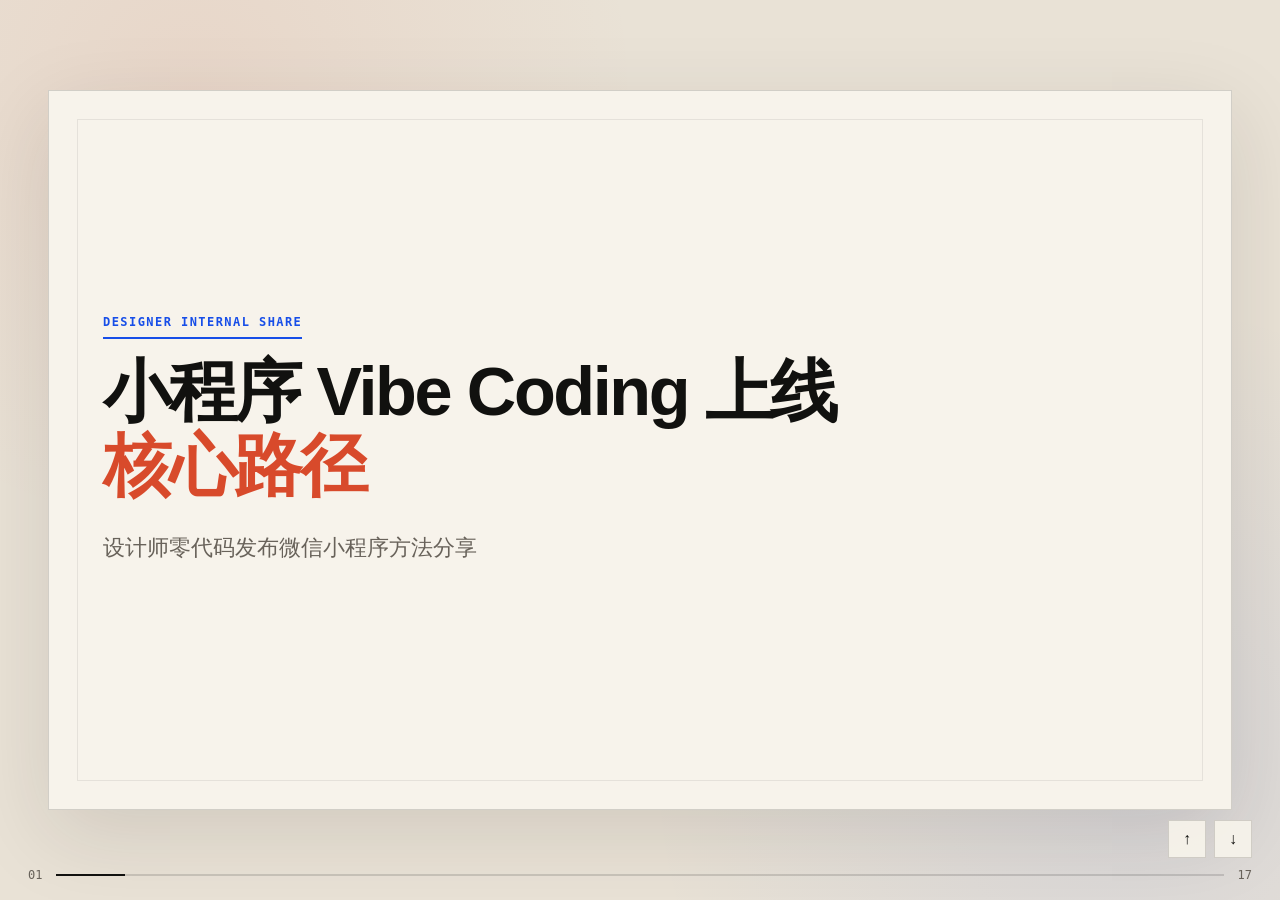
<file: slide/index.html>
<!doctype html>
<html lang="zh-CN">
<head>
  <meta charset="utf-8">
  <meta name="viewport" content="width=device-width, initial-scale=1">
  <title>小程序 Vibe Coding 上线核心路径</title>
  <style>
    :root {
      --paper: #f7f3eb;
      --paper-2: #fffaf1;
      --ink: #11110f;
      --muted: #68625a;
      --line: rgba(17, 17, 15, .16);
      --line-strong: rgba(17, 17, 15, .42);
      --blue: #174ee8;
      --red: #d84a2b;
      --sand: #e8dccb;
      --shadow: 0 24px 80px rgba(32, 28, 21, .12);
      --sans: -apple-system, BlinkMacSystemFont, "SF Pro Display", "PingFang SC", "Hiragino Sans GB", "Microsoft YaHei", sans-serif;
      --serif: Georgia, "Times New Roman", "Songti SC", serif;
      --mono: "SF Mono", Menlo, Monaco, Consolas, monospace;
    }

    * { box-sizing: border-box; }

    html, body {
      margin: 0;
      width: 100%;
      height: 100%;
      overflow: hidden;
      color: var(--ink);
      font-family: var(--sans);
      background:
        radial-gradient(circle at 15% 10%, rgba(216, 74, 43, .08), transparent 28rem),
        radial-gradient(circle at 88% 86%, rgba(23, 78, 232, .08), transparent 30rem),
        #e9e2d6;
    }

    button {
      font: inherit;
    }

    .deck {
      width: 100vw;
      height: 100vh;
      position: relative;
    }

    section {
      position: absolute;
      inset: 0;
      display: none;
      padding: 48px;
      overflow: hidden;
    }

    section.active {
      display: grid;
    }

    .slide {
      width: min(1240px, 100%);
      height: min(720px, 100%);
      margin: auto;
      position: relative;
      overflow: hidden;
      background: var(--paper);
      border: 1px solid var(--line);
      box-shadow: var(--shadow);
    }

    .slide::before {
      content: "";
      position: absolute;
      inset: 28px;
      pointer-events: none;
      border: 1px solid rgba(17, 17, 15, .08);
    }

    .inner {
      position: relative;
      z-index: 1;
      height: 100%;
      display: grid;
      grid-template-rows: auto 1fr auto;
      gap: 28px;
      padding: 42px 54px 36px;
    }

    .meta {
      display: flex;
      align-items: center;
      justify-content: space-between;
      gap: 20px;
      color: var(--muted);
      font-family: var(--mono);
      font-size: 12px;
      letter-spacing: .11em;
      text-transform: uppercase;
    }

    .meta strong {
      color: var(--ink);
    }

    h1, h2, h3, p {
      margin: 0;
    }

    h1 {
      max-width: 910px;
      font-size: clamp(56px, 6.8vw, 88px);
      line-height: 1.02;
      letter-spacing: -.045em;
      font-weight: 850;
    }

    h2 {
      max-width: 940px;
      font-size: clamp(42px, 5.2vw, 68px);
      line-height: 1.04;
      letter-spacing: -.045em;
      font-weight: 850;
    }

    .cover-title {
      max-width: 1080px;
      font-size: clamp(46px, 5.35vw, 70px);
      line-height: 1.08;
      letter-spacing: -.035em;
    }

    .cover-title .nowrap {
      white-space: nowrap;
    }

    .nowrap {
      white-space: nowrap;
    }

    .cover-title .accent {
      color: var(--red);
    }

    h3 {
      font-size: 27px;
      line-height: 1.05;
      letter-spacing: -.045em;
    }

    .kicker {
      width: fit-content;
      margin-bottom: 16px;
      padding: 8px 0;
      color: var(--blue);
      border-bottom: 2px solid var(--blue);
      font-family: var(--mono);
      font-size: 12px;
      font-weight: 900;
      letter-spacing: .12em;
      text-transform: uppercase;
    }

    .lead {
      max-width: 720px;
      color: var(--muted);
      font-size: 22px;
      line-height: 1.58;
    }

    .cover {
      display: grid;
      grid-template-rows: 1fr auto;
      gap: 34px;
      align-items: stretch;
      height: 100%;
    }

    .cover-main {
      align-self: center;
    }

    .author {
      display: flex;
      align-items: center;
      gap: 10px;
      justify-self: end;
    }

    .avatar {
      width: 49px;
      height: 49px;
      border-radius: 999px;
      object-fit: cover;
      border: 2px solid var(--ink);
      background: var(--sand);
    }

    .author span {
      display: block;
      color: var(--muted);
      font-family: var(--mono);
      font-size: 10px;
      font-weight: 800;
      letter-spacing: .12em;
      text-transform: uppercase;
    }

    .author strong {
      display: block;
      margin-top: 2px;
      font-size: 20px;
      line-height: .95;
      letter-spacing: -.02em;
    }

    .rule {
      height: 1px;
      background: var(--line-strong);
      margin: 26px 0;
    }

    .grid-3 {
      display: grid;
      grid-template-columns: repeat(3, 1fr);
      gap: 18px;
      align-items: stretch;
    }

    .grid-2 {
      display: grid;
      grid-template-columns: 1fr 1fr;
      gap: 24px;
      align-items: stretch;
    }

    .split {
      display: grid;
      grid-template-columns: .92fr 1.08fr;
      gap: 44px;
      align-items: center;
      min-height: 0;
    }

    .checklist-layout {
      grid-template-columns: .78fr 1.22fr;
      gap: 34px;
    }

    .checklist-layout h2 {
      max-width: 520px;
    }

    .checklist-layout .card {
      padding: 28px;
    }

    .checklist-layout .list li {
      grid-template-columns: 34px 1fr;
      font-size: 16px;
      line-height: 1.38;
      white-space: nowrap;
    }

    .focus-title {
      font-size: clamp(40px, 4.8vw, 62px);
    }

    .flow-title {
      white-space: nowrap;
      font-size: clamp(38px, 4.6vw, 60px);
    }

    .end-title {
      white-space: nowrap;
      font-size: clamp(38px, 4.55vw, 60px);
    }

    .card {
      min-height: 0;
      padding: 24px;
      border: 1px solid var(--line);
      background: rgba(255, 250, 241, .66);
    }

    .card.dark {
      background: var(--red);
      color: var(--paper);
      border-color: var(--red);
    }

    .card.red {
      background: rgba(216, 74, 43, .08);
      border-color: rgba(216, 74, 43, .34);
    }

    .card.neutral {
      background: rgba(255, 250, 241, .62);
      border-color: var(--line);
    }

    .label {
      margin-bottom: 26px;
      color: var(--blue);
      font-family: var(--mono);
      font-size: 12px;
      font-weight: 900;
      letter-spacing: .1em;
      text-transform: uppercase;
    }

    .dark .label {
      color: rgba(255, 250, 241, .86);
    }

    .card p {
      margin-top: 12px;
      color: var(--muted);
      font-size: 16px;
      line-height: 1.58;
    }

    .dark p {
      color: rgba(247, 243, 235, .7);
    }

    .role-badge {
      display: inline-flex;
      width: fit-content;
      margin-top: 22px;
      padding: 8px 10px;
      border: 1px solid rgba(255, 250, 241, .56);
      color: var(--paper);
      font-family: var(--mono);
      font-size: 11px;
      font-weight: 900;
      letter-spacing: .08em;
      text-transform: uppercase;
    }

    .list {
      margin: 0;
      padding: 0;
      list-style: none;
      display: grid;
      gap: 13px;
    }

    .list li {
      display: grid;
      grid-template-columns: 34px 1fr;
      gap: 12px;
      color: var(--muted);
      font-size: 17px;
      line-height: 1.45;
    }

    .list b {
      display: grid;
      place-items: center;
      width: 34px;
      height: 28px;
      color: var(--ink);
      border: 1px solid var(--line-strong);
      font-family: var(--mono);
      font-size: 11px;
      font-weight: 900;
    }

    .dark .list li {
      color: rgba(247, 243, 235, .72);
    }

    .dark .list b {
      color: var(--paper);
      border-color: rgba(247, 243, 235, .34);
    }

    .storage-list {
      margin-top: 20px;
      display: grid;
      gap: 14px;
    }

    .storage-item {
      padding: 16px;
      border: 1px solid var(--line);
      background: rgba(232, 220, 203, .42);
    }

    .storage-item h4 {
      margin: 0 0 8px;
      font-size: 19px;
      letter-spacing: -.03em;
    }

    .storage-item p {
      margin: 0;
      color: var(--muted);
      font-size: 15px;
      line-height: 1.48;
    }

    .storage-note {
      margin-top: 12px;
      padding-top: 12px;
      border-top: 1px solid var(--line);
      color: var(--muted);
      font-size: 14px;
      line-height: 1.46;
    }

    .storage-note strong {
      color: var(--red);
    }

    .quote {
      padding-left: 28px;
      border-left: 4px solid var(--red);
      font-family: var(--serif);
      font-size: 34px;
      line-height: 1.28;
      letter-spacing: -.045em;
    }

    .account-stack {
      display: grid;
      grid-template-rows: auto auto 1fr;
      gap: 24px;
      align-self: stretch;
    }

    .account-title {
      white-space: nowrap;
      font-size: clamp(38px, 4.6vw, 62px);
    }

    .account-alert {
      padding: 26px 30px;
      border-left: 5px solid var(--red);
      background: rgba(216, 74, 43, .08);
      font-size: 25px;
      line-height: 1.34;
      letter-spacing: -.045em;
      font-weight: 850;
      white-space: nowrap;
    }

    .account-points {
      display: grid;
      grid-template-columns: repeat(3, 1fr);
      gap: 18px;
    }

    .account-point {
      padding: 22px;
      border: 1px solid var(--line);
      background: rgba(255, 250, 241, .68);
      position: relative;
      overflow: hidden;
      min-height: 250px;
    }

    .account-point strong {
      display: block;
      margin-bottom: 10px;
      color: var(--ink);
      font-size: 21px;
      letter-spacing: -.03em;
    }

    .account-point span {
      color: var(--muted);
      font-size: 16px;
      line-height: 1.5;
      position: relative;
      z-index: 1;
    }

    .account-mark {
      position: absolute;
      left: 20px;
      right: 20px;
      bottom: 18px;
      display: flex;
      align-items: end;
      justify-content: space-between;
      color: rgba(216, 74, 43, .18);
      font-family: var(--mono);
      font-weight: 900;
      pointer-events: none;
    }

    .account-mark b {
      font-size: 72px;
      line-height: .78;
      letter-spacing: -.08em;
    }

    .account-mark em {
      font-style: normal;
      font-size: 13px;
      letter-spacing: .12em;
      text-transform: uppercase;
    }

    .table {
      display: grid;
      border: 1px solid var(--line);
      background: rgba(255, 250, 241, .62);
      align-self: stretch;
    }

    .row {
      display: grid;
      grid-template-columns: .72fr repeat(3, 1fr);
      border-bottom: 1px solid var(--line);
      min-height: 0;
    }

    .row:last-child {
      border-bottom: none;
    }

    .cell {
      padding: 12px 13px;
      border-right: 1px solid var(--line);
      color: var(--muted);
      font-size: 14px;
      line-height: 1.36;
    }

    .cell:last-child {
      border-right: none;
    }

    .head .cell {
      color: var(--ink);
      background: var(--sand);
      font-weight: 850;
      word-break: keep-all;
    }

    .cell strong {
      color: var(--ink);
    }

    .cell strong.orange {
      color: var(--red);
    }

    .dense-table {
      align-self: stretch;
    }

    .dense-table .row {
      grid-template-columns: .60fr 1.14fr 1.12fr 1.04fr;
    }

    .dense-table .cell {
      padding: 10px 10px;
      font-size: 12px;
      line-height: 1.34;
    }

    .dense-table .head .cell {
      font-size: 13px;
      line-height: 1.26;
    }

    .compact-slide {
      gap: 12px;
      padding-top: 34px;
      padding-bottom: 28px;
    }

    .compact-slide h2 {
      font-size: clamp(34px, 4vw, 52px);
      line-height: 1;
    }

    .compact-slide .kicker {
      margin-bottom: 10px;
    }

    .flow {
      display: grid;
      grid-template-columns: repeat(4, 1fr);
      gap: 14px;
      align-self: center;
    }

    .step {
      min-height: 132px;
      padding: 18px;
      border: 1px solid var(--line);
      background: rgba(255, 250, 241, .68);
    }

    .step .num {
      color: var(--blue);
      font-family: var(--mono);
      font-size: 12px;
      font-weight: 900;
    }

    .step strong {
      display: block;
      margin: 15px 0 8px;
      font-size: 19px;
      letter-spacing: -.03em;
    }

    .step span {
      color: var(--muted);
      font-size: 14px;
      line-height: 1.42;
    }

    .timeline-curve {
      position: relative;
      display: grid;
      grid-template-columns: repeat(4, 1fr);
      grid-template-rows: repeat(2, 1fr);
      gap: 24px 18px;
      align-self: center;
      padding: 22px 0 14px;
    }

    .timeline-curve::before {
      content: "";
      position: absolute;
      left: 8%;
      right: 8%;
      top: 50%;
      height: 58px;
      transform: translateY(-50%);
      border-top: 2px solid var(--line-strong);
      border-bottom: 2px solid var(--line-strong);
      border-radius: 999px;
      opacity: .55;
      pointer-events: none;
    }

    .timeline-curve .step {
      min-height: 126px;
      background: #f0e2cf;
      position: relative;
      z-index: 1;
      box-shadow: inset 0 0 0 1px rgba(255, 250, 241, .44);
    }

    .timeline-curve .step::before {
      content: "";
      position: absolute;
      left: 18px;
      top: -16px;
      width: 13px;
      height: 13px;
      border-radius: 50%;
      background: var(--blue);
      border: 4px solid var(--paper);
      box-shadow: 0 0 0 1px var(--line-strong);
    }

    .timeline-curve .step:nth-child(n+5)::before {
      top: auto;
      bottom: -16px;
    }

    .timeline {
      display: grid;
      gap: 20px;
      align-content: center;
    }

    .week {
      display: grid;
      grid-template-columns: 96px 1fr;
      gap: 20px;
      align-items: center;
      padding: 15px 18px;
      border: 1px solid var(--line);
      background: rgba(255, 250, 241, .68);
      position: relative;
    }

    .week:not(:last-child)::after {
      content: "↓";
      position: absolute;
      left: 48px;
      bottom: -19px;
      color: var(--blue);
      font-family: var(--mono);
      font-size: 18px;
      font-weight: 900;
      line-height: 1;
      z-index: 2;
    }

    .week strong {
      color: var(--blue);
      font-family: var(--mono);
      font-size: 13px;
    }

    .week span {
      color: var(--muted);
      line-height: 1.45;
    }

    .stat {
      display: grid;
      place-items: center;
      min-height: 320px;
      background: var(--red);
      color: var(--paper);
      padding: 30px;
      text-align: center;
    }

    .stat strong {
      display: block;
      font-family: var(--serif);
      font-size: 130px;
      line-height: .8;
      font-weight: 500;
    }

    .stat span {
      display: block;
      max-width: 260px;
      margin-top: 24px;
      color: rgba(247, 243, 235, .72);
      font-size: 22px;
      line-height: 1.36;
      letter-spacing: -.03em;
    }

    .collab-layout {
      align-items: stretch;
      align-self: center;
    }

    .collab-copy {
      display: grid;
      align-content: start;
      padding: 0;
    }

    .collab-layout .stat {
      min-height: 0;
      height: auto;
      align-self: stretch;
    }

    .prompt {
      margin: 0;
      padding: 24px;
      border: 1px solid var(--line);
      background: var(--red);
      color: var(--paper);
      font-family: var(--mono);
      font-size: 16px;
      line-height: 1.6;
      white-space: pre-wrap;
    }

    .appendix-grid {
      display: grid;
      grid-template-columns: repeat(5, 1fr);
      gap: 14px;
      align-items: stretch;
    }

    .tool-shot {
      display: grid;
      grid-template-rows: auto auto auto;
      gap: 10px;
      min-height: 0;
      padding: 16px;
      border: 1px solid var(--line);
      background: rgba(255, 250, 241, .7);
    }

    .tool-shot h3 {
      font-size: 18px;
      line-height: 1.08;
    }

    .tool-shot p {
      color: var(--muted);
      font-size: 12px;
      line-height: 1.42;
    }

    .mock-screen {
      display: grid;
      grid-template-rows: 22px 1fr;
      min-height: 210px;
      overflow: hidden;
      border: 1px solid var(--line-strong);
      background: var(--paper-2);
    }

    .mock-top {
      display: flex;
      gap: 5px;
      align-items: center;
      padding: 0 8px;
      border-bottom: 1px solid var(--line);
      background: var(--sand);
    }

    .mock-top i {
      width: 6px;
      height: 6px;
      border-radius: 50%;
      background: var(--ink);
      opacity: .35;
    }

    .mock-body {
      padding: 12px;
      display: grid;
      gap: 9px;
      align-content: start;
    }

    .mock-line {
      height: 9px;
      background: rgba(17, 17, 15, .16);
    }

    .mock-line.short { width: 52%; }
    .mock-line.mid { width: 72%; }
    .mock-line.blue { background: rgba(23, 78, 232, .55); }

    .mock-card {
      min-height: 46px;
      border: 1px solid var(--line);
      background: rgba(255, 255, 255, .55);
    }

    .mock-phone {
      width: 76px;
      min-height: 154px;
      margin: 0 auto;
      border: 4px solid var(--ink);
      border-radius: 18px;
      background: var(--paper-2);
      padding: 14px 8px;
      display: grid;
      gap: 8px;
      align-content: start;
    }

    .real-shot {
      width: 100%;
      height: 190px;
      object-fit: cover;
      object-position: top left;
      border: 1px solid var(--line-strong);
      background: var(--paper-2);
      display: block;
    }

    .foot {
      display: flex;
      justify-content: space-between;
      align-items: center;
      gap: 20px;
      color: var(--muted);
      font-family: var(--mono);
      font-size: 12px;
      letter-spacing: .08em;
      text-transform: uppercase;
    }

    .progress {
      position: fixed;
      left: 28px;
      right: 28px;
      bottom: 18px;
      z-index: 10;
      display: flex;
      align-items: center;
      gap: 14px;
      color: var(--muted);
      font-family: var(--mono);
      font-size: 12px;
    }

    .bar {
      flex: 1;
      height: 2px;
      background: rgba(17, 17, 15, .14);
    }

    .bar i {
      display: block;
      width: 0%;
      height: 100%;
      background: var(--ink);
    }

    .nav {
      position: fixed;
      right: 28px;
      bottom: 42px;
      z-index: 10;
      display: flex;
      gap: 8px;
    }

    .nav button {
      width: 38px;
      height: 38px;
      border: 1px solid var(--line);
      background: rgba(247, 243, 235, .92);
      color: var(--ink);
      cursor: pointer;
    }

    @media (max-width: 860px) {
      html, body {
        overflow: auto;
      }

      .deck {
        height: auto;
      }

      section,
      section.active {
        position: relative;
        display: block;
        min-height: 100vh;
        padding: 16px;
      }

      section:not(.active) {
        display: none;
      }

      .slide {
        height: auto;
        min-height: calc(100vh - 32px);
      }

      .inner {
        padding: 30px 24px 76px;
      }

      .cover,
      .split,
      .account-points,
      .grid-2,
      .grid-3,
      .flow,
      .appendix-grid,
      .timeline-curve {
        grid-template-columns: 1fr;
      }

      .timeline-curve {
        display: grid;
        grid-template-rows: none;
        gap: 14px;
        padding: 0 0 0 20px;
        border-left: 2px solid var(--line-strong);
      }

      .timeline-curve::before {
        display: none;
      }

      .timeline-curve .step::before,
      .timeline-curve .step:nth-child(n+5)::before {
        left: -28px;
        top: 20px;
        bottom: auto;
      }

      .author {
        justify-self: start;
      }

      h1 {
        font-size: 44px;
      }

      h2 {
        font-size: 38px;
      }

      .cover-title {
        font-size: 36px;
        line-height: 1.12;
      }

      .cover-title .nowrap {
        white-space: normal;
      }

      .nowrap {
        white-space: normal;
      }

      .flow-title {
        white-space: normal;
      }

      .end-title {
        white-space: normal;
      }

      .account-alert {
        white-space: normal;
      }

      .avatar {
        width: 44px;
        height: 44px;
        border-width: 2px;
      }

      .author span {
        font-size: 9px;
      }

      .author strong {
        font-size: 18px;
      }

      .row {
        grid-template-columns: 1fr;
      }

      .cell {
        border-right: none;
        border-bottom: 1px solid var(--line);
      }

      .cell:last-child {
        border-bottom: none;
      }

      .progress {
        left: 16px;
        right: 16px;
      }
    }
  </style>
</head>
<body>
  <main class="deck" aria-label="小程序 Vibe Coding 上线核心路径幻灯片">
    <section class="active">
      <div class="slide">
        <div class="inner">
          <div></div>
          <div class="cover">
            <div class="cover-main">
              <div class="kicker">Designer Internal Share</div>
              <h1 class="cover-title"><span class="nowrap">小程序 Vibe Coding 上线</span><br><span class="accent">核心路径</span></h1>
              <p class="lead" style="margin-top:28px;">设计师零代码发布微信小程序方法分享</p>
            </div>
          </div>
          <div></div>
        </div>
      </div>
    </section>

    <section>
      <div class="slide">
        <div class="inner">
          <div class="meta"><strong>Premise</strong><span>02</span></div>
          <div class="split">
            <div><div class="kicker">核心判断</div><h2>你不需要先成为程序员，才开始做小程序</h2></div>
            <div class="grid-2">
              <div class="card"><div class="label">Designer</div><h3>定义产品</h3><p>用户、场景、信息架构、页面状态、体验验收。</p></div>
              <div class="card"><div class="label">AI</div><h3>执行代码</h3><p>拆任务、生成文件、解释报错、提出最小修改方案。</p></div>
              <div class="card"><div class="label">Validation</div><h3>持续验证</h3><p>一次只推进一个页面或功能，用真机体验判断是否可用。</p></div>
              <div class="card dark"><div class="label">Goal</div><h3>上线标准</h3><p>核心路径跑通、真机可体验、能提交审核。</p></div>
            </div>
          </div>
          <div class="foot"><span>Vibe Coding for Designers</span><span>02</span></div>
        </div>
      </div>
    </section>

    <section>
      <div class="slide">
        <div class="inner">
          <div class="meta"><strong>Global Map</strong><span>03</span></div>
          <div><div class="kicker">全局</div><h2>小程序开发的三种路径</h2></div>
          <div class="grid-3">
            <div class="card"><div class="label">路径1 / 最快</div><h3>低代码 / 模板平台</h3><p>适合展示、预约、表单、轻电商。优势是快，限制是体验和功能受平台约束。</p></div>
            <div class="card dark"><div class="label">路径2 / 最自主</div><h3>AI Coding + 微信云开发</h3><p>适合想做自己的产品，但不想自建服务器。后续重点展开。</p><div class="role-badge">Designer Developer Fit</div></div>
            <div class="card"><div class="label">路径3 / 成功率高</div><h3>开发者搭架子 + AI 迭代</h3><p>适合商业目标明确、预算可控。开发者打底，你用 AI 做小迭代。</p></div>
          </div>
          <div class="foot"><span>Three Ways to Build</span><span>03</span></div>
        </div>
      </div>
    </section>

    <section>
      <div class="slide">
        <div class="inner">
          <div class="meta"><strong>Decision</strong><span>04</span></div>
          <div><div class="kicker">怎么选</div><h2>不要用最重的方案，解决最早期的验证问题</h2></div>
          <div class="table">
            <div class="row head"><div class="cell">维度</div><div class="cell">路径1 模板平台</div><div class="cell">路径2 AI Coding + 云开发</div><div class="cell">路径3 开发者协作</div></div>
            <div class="row"><div class="cell"><strong>上线速度</strong></div><div class="cell">快</div><div class="cell">中</div><div class="cell">中</div></div>
            <div class="row"><div class="cell"><strong>自主控制</strong></div><div class="cell">低</div><div class="cell"><strong class="orange">高</strong></div><div class="cell">高</div></div>
            <div class="row"><div class="cell"><strong>技术门槛</strong></div><div class="cell">低</div><div class="cell">中</div><div class="cell">中低</div></div>
            <div class="row"><div class="cell"><strong>预算要求</strong></div><div class="cell">低 / 中</div><div class="cell">低</div><div class="cell">中 / 高</div></div>
            <div class="row"><div class="cell"><strong>长期扩展</strong></div><div class="cell">弱</div><div class="cell"><strong class="orange">强</strong></div><div class="cell">强</div></div>
          </div>
          <div class="foot"><span>Path Selection</span><span>04</span></div>
        </div>
      </div>
    </section>

    <section>
      <div class="slide">
        <div class="inner">
          <div class="meta"><strong>Focus</strong><span>05</span></div>
          <div class="split">
            <div><div class="kicker">重点进入</div><h2 class="focus-title">路径2：<span class="nowrap">AI Coding + 微信云开发</span></h2><p class="lead" style="margin-top:22px;">AI 负责拆任务、写代码、修报错；微信云开发负责数据库、云函数、文件存储、登录；设计师负责产品定义和体验验收。</p></div>
            <div class="card neutral">
              <div class="label">Storage Strategy</div>
              <h3>素材和数据怎么放</h3>
              <div class="storage-list">
                <div class="storage-item">
                  <h4>短期验证：小量素材轻处理</h4>
                  <p>少量图片、演示视频、原型素材，可以先放 GitHub 仓库，适合早期验证和内部测试。</p>
                </div>
                <div class="storage-item">
                  <h4>长期运营：大量音视频进云端</h4>
                  <p>大量视频、音频、课程文件、用户上传内容，更适合放微信云开发存储或对象存储。</p>
                  <div class="storage-note"><strong>成本提醒：</strong>微信云开发涉及资源计费，正式上线前要估算存储体积、访问流量、云函数调用和长期成本。</div>
                </div>
              </div>
            </div>
          </div>
          <div class="foot"><span>Path2 Overview</span><span>05</span></div>
        </div>
      </div>
    </section>

    <section>
      <div class="slide">
        <div class="inner">
          <div class="meta"><strong>Toolchain</strong><span>06</span></div>
          <div><div class="kicker">工具链</div><h2>AI Coding 只需要五类工具</h2></div>
          <div class="grid-3">
            <div class="card"><div class="label">AI Coding</div><h3>Codex / Cursor / Claude Code / Trae</h3><p>拆任务、写代码、解释文件结构、修复报错。</p></div>
            <div class="card"><div class="label">Devtools</div><h3>微信开发者工具</h3><p>运行小程序、真机预览、上传版本、调试控制台。</p></div>
            <div class="card"><div class="label">Account</div><h3>微信小程序账号</h3><p>拿 AppID、配置服务类目、提交审核和发布。</p></div>
            <div class="card"><div class="label">CloudBase</div><h3>微信云开发</h3><p>数据库、云函数、文件存储、登录能力。</p></div>
            <div class="card"><div class="label">Design</div><h3>Figma / Mastergo</h3><p>原型、页面状态、用户路径、验收参考。</p></div>
            <div class="card dark"><div class="label">Rule</div><h3>一次只做一个功能</h3><p>不要让 AI 一次生成完整项目，风险最高。</p></div>
          </div>
          <div class="foot"><span>Minimum Stack</span><span>06</span></div>
        </div>
      </div>
    </section>

    <section>
      <div class="slide">
        <div class="inner">
          <div class="meta"><strong>Flow</strong><span>07</span></div>
          <div><div class="kicker">总流程</div><h2 class="flow-title">从想法到上线，AI Coding 分成八步</h2></div>
          <div class="flow timeline-curve">
            <div class="step"><div class="num">01</div><strong>定义 MVP</strong><span>用户、目标、页面、功能、不做清单。</span></div>
            <div class="step"><div class="num">02</div><strong>画页面原型</strong><span>首页、列表页、详情页、我的页。</span></div>
            <div class="step"><div class="num">03</div><strong>AI 拆任务</strong><span>页面结构、数据表、开发顺序。</span></div>
            <div class="step"><div class="num">04</div><strong>准备上线资料</strong><span>先记录主体、类目、AppID 等发布前置项。</span></div>
            <div class="step"><div class="num">05</div><strong>创建项目</strong><span>微信开发者工具中建立工程。</span></div>
            <div class="step"><div class="num">06</div><strong>Mock 跑通</strong><span>先不接数据库，把页面跳转跑通。</span></div>
            <div class="step"><div class="num">07</div><strong>接入云开发</strong><span>数据库、登录、收藏、提交、存储。</span></div>
            <div class="step"><div class="num">08</div><strong>审核发布</strong><span>真机测试、上传代码、提交审核。</span></div>
          </div>
          <div class="foot"><span>Execution Map</span><span>07</span></div>
        </div>
      </div>
    </section>

    <section>
      <div class="slide">
        <div class="inner">
          <div class="meta"><strong>MVP</strong><span>08</span></div>
          <div><div class="kicker">产品定义及节奏</div><h2>第一版功能必须收窄</h2></div>
          <div class="grid-2">
            <div class="card dark">
              <div class="label">Do</div>
              <h3>第一版只做这些</h3>
              <ul class="list" style="margin-top:20px;">
                <li><b>1</b><span>首页、列表页、详情页、我的页</span></li>
                <li><b>2</b><span>登录、收藏、搜索 / 标签筛选</span></li>
                <li><b>3</b><span>云数据库内容管理</span></li>
                <li><b>4</b><span>基础空状态、错误状态、加载状态</span></li>
              </ul>
            </div>
            <div class="card">
              <div class="label">Do Not</div>
              <h3>第一版不要做这些</h3>
              <ul class="list" style="margin-top:20px;">
                <li><b>—</b><span>推荐算法、IM 聊天、复杂会员体系</span></li>
                <li><b>—</b><span>积分系统、复杂后台、多端同步开发</span></li>
                <li><b>—</b><span>自动化内容抓取、多人协作权限</span></li>
                <li><b>—</b><span>没有验证前的大规模音视频上传</span></li>
              </ul>
            </div>
          </div>
          <div class="foot"><span>Scope Control</span><span>08</span></div>
        </div>
      </div>
    </section>

    <section>
      <div class="slide">
        <div class="inner">
          <div class="meta"><strong>Timeline</strong><span>09</span></div>
          <div><div class="kicker">产品定义及节奏</div><h2>AI Coding 的实操时间节奏</h2></div>
          <div class="timeline">
            <div class="week"><strong>MVP</strong><span>定义核心用户、核心路径、页面清单、不做清单。</span></div>
            <div class="week"><strong>原型</strong><span>完成 Figma / Mastergo 原型：主流程、空状态、错误状态、加载状态。</span></div>
            <div class="week"><strong>Demo</strong><span>AI 生成 demo，先用 mock 数据跑通页面跳转。</span></div>
            <div class="week"><strong>云开发</strong><span>接入登录、数据库、收藏、提交、文件存储。</span></div>
            <div class="week"><strong>发布</strong><span>真机测试、隐私协议、类目配置、提交审核、发布。</span></div>
          </div>
          <div class="foot"><span>Execution Rhythm</span><span>09</span></div>
        </div>
      </div>
    </section>

    <section>
      <div class="slide">
        <div class="inner">
          <div class="meta"><strong>Release</strong><span>10</span></div>
          <div><div class="kicker">账号与发布</div><h2>微信官方小程序发布流程</h2></div>
          <div class="flow">
            <div class="step"><div class="num">01</div><strong>注册账号</strong><span>选择主体，完成主体信息和管理员绑定。</span></div>
            <div class="step"><div class="num">02</div><strong>完善信息</strong><span>名称、头像、简介、服务类目。</span></div>
            <div class="step"><div class="num">03</div><strong>获取 AppID</strong><span>用于开发者工具创建项目。</span></div>
            <div class="step"><div class="num">04</div><strong>真机预览</strong><span>确认功能、权限、异常状态。</span></div>
            <div class="step"><div class="num">05</div><strong>上传代码</strong><span>填写版本号和项目备注。</span></div>
            <div class="step"><div class="num">06</div><strong>提交审核</strong><span>补齐隐私协议、测试说明等。</span></div>
            <div class="step"><div class="num">07</div><strong>审核通过</strong><span>等待平台审核结果。</span></div>
            <div class="step"><div class="num">08</div><strong>手动发布</strong><span>审核通过后仍需点击发布。</span></div>
          </div>
          <div class="foot"><span>Official Flow</span><span>10</span></div>
        </div>
      </div>
    </section>

    <section>
      <div class="slide">
        <div class="inner">
          <div class="meta"><strong>Account</strong><span>11</span></div>
          <div class="account-stack">
            <div><div class="kicker">账号开通</div><h2 class="account-title">开通微信小程序账号：先判断主体</h2></div>
            <div class="account-alert">个人主体 = 不支持小程序内微信收款。<br>只要未来有可能付费、交易、变现，直接跳过个人，选个体户或企业。</div>
            <div class="account-points">
              <div class="account-point"><strong>影响服务类目</strong><span>主体决定你能选哪些服务类目，类目又会影响审核材料和功能边界。</span><div class="account-mark"><b>01</b><em>Category</em></div></div>
              <div class="account-point"><strong>影响支付能力</strong><span>是否能开通微信支付、资金结算到哪里，取决于主体类型。</span><div class="account-mark"><b>02</b><em>Payment</em></div></div>
              <div class="account-point"><strong>影响后续变更</strong><span>主体升级或变更通常有流程成本，早期不要把商业项目注册成个人主体。</span><div class="account-mark"><b>03</b><em>Change</em></div></div>
            </div>
          </div>
          <div class="foot"><span>Subject Red Line</span><span>11</span></div>
        </div>
      </div>
    </section>

    <section>
      <div class="slide">
        <div class="inner compact-slide">
          <div class="meta"><strong>Comparison</strong><span>12</span></div>
          <div><div class="kicker">账号主体对比</div><h2>个人、个体户、企业的关键差异</h2></div>
          <div class="table dense-table">
            <div class="row head"><div class="cell">对比维度</div><div class="cell">个人主体</div><div class="cell">个体工商户（个体户）</div><div class="cell">企业主体（有限公司）</div></div>
            <div class="row"><div class="cell"><strong>注册材料</strong></div><div class="cell">身份证 + 实名微信，<strong>不需要营业执照</strong></div><div class="cell">个体户营业执照 + 经营者身份证</div><div class="cell">公司营业执照 + 法人身份证 + <strong>对公银行账户</strong></div></div>
            <div class="row"><div class="cell"><strong>微信认证费</strong></div><div class="cell">自愿认证：30 元 / 次；不认证也能上线基础小程序</div><div class="cell">300 元 / 年（官方标准；网传 30 元优惠活动不稳定，以平台实时为准）</div><div class="cell"><strong>300 元 / 年，每年年审</strong></div></div>
            <div class="row"><div class="cell"><strong>微信支付（小程序内收款）</strong></div><div class="cell">❌ <strong>完全不支持</strong></div><div class="cell">✅ 支持；资金提现到<strong>经营者个人银行卡</strong></div><div class="cell">✅ 支持；资金只能提现到<strong>对公账户</strong></div></div>
            <div class="row"><div class="cell"><strong>可选用服务类目</strong></div><div class="cell">极少，仅限纯工具、个人作品展示；<strong>禁止电商、服务售卖、商业属性功能</strong></div><div class="cell">绝大多数常规类目：零售、预约、本地服务、文创售卖；部分特殊类目（教育、医疗）不能申请</div><div class="cell"><strong>类目最全</strong>；教育、医美、平台、多商户等特殊类目均可申报（配套资质齐全即可）</div></div>
            <div class="row"><div class="cell"><strong>关键接口限制</strong></div><div class="cell">无法获取用户手机号、不能直播、不能卡券、广告能力受限</div><div class="cell">开放绝大多数常用接口（手机号授权、附近小程序、直播、卡券）</div><div class="cell">全部接口开放，权限无限制</div></div>
            <div class="row"><div class="cell"><strong>小程序命名限制</strong></div><div class="cell">不能使用：商城、店铺、官方等商业词汇</div><div class="cell">可使用小店、精选等；限制较少</div><div class="cell">可使用「官方、旗舰、品牌」等名称</div></div>
            <div class="row"><div class="cell"><strong>账号数量上限</strong></div><div class="cell">一个身份证最多注册 <strong>5 个</strong> 个人小程序</div><div class="cell">一个执照最多 <strong>5 个</strong></div><div class="cell">一个执照最多 <strong>50 个</strong></div></div>
            <div class="row"><div class="cell"><strong>资金与税务</strong></div><div class="cell">无对公资金；不存在企业报税</div><div class="cell">营收最终进入法人个人账户，需要自行留意个税申报</div><div class="cell">款项先进对公账户，必须规范做账、企业报税</div></div>
            <div class="row"><div class="cell"><strong>主体变更</strong></div><div class="cell">几乎不能升级转个体户 / 企业（难度极高，通常只能重新注册）</div><div class="cell">可变更经营者；也可后续升级企业主体（流程繁琐）</div><div class="cell">法人、公司信息可正常变更</div></div>
          </div>
          <div class="foot"><span>Subject Selection</span><span>12</span></div>
        </div>
      </div>
    </section>

    <section>
      <div class="slide">
        <div class="inner">
          <div class="meta"><strong>Checklist</strong><span>13</span></div>
          <div class="split checklist-layout">
            <div><div class="kicker">审核前</div><h2>不要让审核<br>卡在基础问题</h2></div>
            <div class="card">
              <ul class="list">
                <li><b>1</b><span>主体和类目匹配，功能不要越界。</span></li>
                <li><b>2</b><span>隐私协议配置完整，用户授权说明合理。</span></li>
                <li><b>3</b><span>核心路径可访问，必要时提供测试账号。</span></li>
                <li><b>4</b><span>无空白页、死链、测试内容、违规营销。</span></li>
                <li><b>5</b><span>完成真机测试，不只依赖开发者工具。</span></li>
              </ul>
            </div>
          </div>
          <div class="foot"><span>Before Review</span><span>13</span></div>
        </div>
      </div>
    </section>

    <section>
      <div class="slide">
        <div class="inner">
          <div class="meta"><strong>AI Collaboration</strong><span>14</span></div>
          <div class="split collab-layout">
            <div class="stat"><div><strong>1</strong><span>一次只让AI做<br>一个页面或一个功能</span></div></div>
            <div class="collab-copy">
              <div class="kicker">协作原则</div>
              <h2>和 AI 协作，关键是控制任务颗粒度</h2>
              <ul class="list" style="margin-top:28px;">
                <li><b>1</b><span>不要一次让 AI 写完整项目。</span></li>
                <li><b>2</b><span>先 mock 数据，再接云数据库。</span></li>
                <li><b>3</b><span>报错时复制完整控制台信息。</span></li>
                <li><b>4</b><span>要求 AI 输出“修改哪些文件 + 最小修改方案”。</span></li>
              </ul>
            </div>
          </div>
          <div class="foot"><span>Task Granularity</span><span>14</span></div>
        </div>
      </div>
    </section>

    <section>
      <div class="slide">
        <div class="inner">
          <div class="meta"><strong>Prompt</strong><span>15</span></div>
          <div><div class="kicker">可复制提示词</div><h2>从一页 MVP 开始</h2></div>
          <pre class="prompt">我是设计师，没有代码经验。
我要做一个微信小程序，核心目标是【填写】。

请帮我拆成第一版 MVP：
1. 用户主路径
2. 页面清单
3. 功能清单
4. 数据表结构
5. 微信小程序云开发技术方案
6. 开发顺序
7. 第一版不要做什么

请用非程序员能理解的语言。</pre>
          <div class="foot"><span>Prompt Template</span><span>15</span></div>
        </div>
      </div>
    </section>

    <section>
      <div class="slide">
        <div class="inner">
          <div class="meta"><strong>Next Action</strong><span>16</span></div>
          <div class="cover">
            <div><div class="kicker">结束语</div><h2 class="end-title">不是学代码，而是写清楚第一版产品</h2></div>
            <div class="card dark">
              <div class="label">CTA</div>
              <ul class="list">
                <li><b>1</b><span>写一页 MVP</span></li>
                <li><b>2</b><span>画 5 个核心页面</span></li>
                <li><b>3</b><span>明确主体和服务类目</span></li>
                <li><b>4</b><span>用 AI 从第一个页面开始实现</span></li>
              </ul>
              <p style="margin-top:26px;">核心路径跑通，真机可体验，能提交审核，就是第一版上线标准。</p>
            </div>
          </div>
          <div class="foot"><span></span><span>End</span></div>
        </div>
      </div>
    </section>

    <section>
      <div class="slide">
        <div class="inner">
          <div class="meta"><strong>Appendix</strong><span>17</span></div>
          <div><div class="kicker">附录</div><h2>五类工具与可视化界面对应</h2></div>
          <div class="appendix-grid">
            <div class="tool-shot">
              <h3>AI Coding</h3>
              <img class="real-shot" src="assets/claude-code-desktop.png" alt="Claude Code Desktop 界面截图">
              <p>Codex / Cursor / Claude Code / Trae：拆任务、写代码、修报错。</p>
            </div>
            <div class="tool-shot">
              <h3>微信开发者工具</h3>
              <img class="real-shot" src="assets/wechat-devtools.png" alt="微信开发者工具小程序模拟器黑色界面截图">
              <p>运行小程序、真机预览、调试控制台、上传代码版本。</p>
            </div>
            <div class="tool-shot">
              <h3>微信小程序账号</h3>
              <img class="real-shot" src="assets/wechat-public-platform.png" alt="微信公众平台页面截图">
              <p>AppID、服务类目、主体信息、版本审核与发布入口。</p>
            </div>
            <div class="tool-shot">
              <h3>微信云开发</h3>
              <img class="real-shot" src="assets/tencent-cloudbase.png" alt="微信云开发 CloudBase 页面截图">
              <p>数据库、云函数、文件存储、登录能力；正式运营要关注计费。</p>
            </div>
            <div class="tool-shot">
              <h3>figma等</h3>
              <img class="real-shot" src="assets/mastergo-start.png" alt="Mastergo 设计工具界面截图">
              <p>原型、页面状态、用户路径、视觉规范和体验验收参考。</p>
            </div>
          </div>
          <div class="foot"><span>Tool Appendix</span><span>17</span></div>
        </div>
      </div>
    </section>
  </main>

  <div class="nav" aria-label="幻灯片导航">
    <button type="button" id="prev" aria-label="上一页">↑</button>
    <button type="button" id="next" aria-label="下一页">↓</button>
  </div>
  <div class="progress" aria-hidden="true">
    <span id="current">01</span>
    <div class="bar"><i id="bar"></i></div>
    <span id="total">17</span>
  </div>

  <script>
    const slides = Array.from(document.querySelectorAll('section'));
    const current = document.getElementById('current');
    const total = document.getElementById('total');
    const bar = document.getElementById('bar');
    let index = 0;

    function pad(n) {
      return String(n).padStart(2, '0');
    }

    function render() {
      slides.forEach((slide, i) => slide.classList.toggle('active', i === index));
      current.textContent = pad(index + 1);
      total.textContent = pad(slides.length);
      bar.style.width = `${((index + 1) / slides.length) * 100}%`;
    }

    function go(delta) {
      index = Math.max(0, Math.min(slides.length - 1, index + delta));
      render();
    }

    document.getElementById('prev').addEventListener('click', () => go(-1));
    document.getElementById('next').addEventListener('click', () => go(1));
    window.addEventListener('keydown', (event) => {
      if (['ArrowDown', 'PageDown', ' '].includes(event.key)) {
        event.preventDefault();
        go(1);
      }
      if (['ArrowUp', 'PageUp'].includes(event.key)) {
        event.preventDefault();
        go(-1);
      }
      if (event.key === 'Home') {
        index = 0;
        render();
      }
      if (event.key === 'End') {
        index = slides.length - 1;
        render();
      }
    });

    render();
  </script>
</body>
</html>
</file>
<file: site.css>
*,*::before,*::after{box-sizing:border-box}
:root{
  --orange:#ff5a1f;--orange-dark:#d94310;--orange-soft:#fff1ea;
  --navy:#173a6e;--navy-soft:#edf3fb;--teal:#087f75;--teal-soft:#e9f8f5;
  --ink:#241b16;--muted:#6d655f;--quiet:#958c84;--line:#e7e3df;--line-soft:#f0eeeb;
  --paper:#fff;--canvas:#f6f7f8;--warm:#fbf7f1;--bd:#e7e3df;--t3:#958c84;
  --shadow:0 12px 34px rgba(31,24,19,.08)
}
html{scroll-behavior:smooth}
body{margin:0;color:var(--ink);background:var(--canvas);font-family:"PingFang SC","Microsoft YaHei","Noto Sans SC",Arial,sans-serif;font-size:15px;line-height:1.6}
body.panel-open{overflow:hidden}
button,a{font:inherit}button{color:inherit}a{color:inherit;text-decoration:none}img{display:block;max-width:100%}
.sr-only{position:absolute;width:1px;height:1px;padding:0;margin:-1px;overflow:hidden;clip:rect(0,0,0,0);white-space:nowrap;border:0}

.topbar{position:sticky;top:0;z-index:50;height:64px;border-bottom:1px solid var(--line);background:rgba(255,255,255,.96);backdrop-filter:blur(14px)}
.topbar-inner{width:min(1200px,calc(100% - 40px));height:100%;margin:0 auto;display:flex;align-items:center;gap:28px}
.brand{display:flex;align-items:center;gap:11px;border:0;padding:0;background:none;cursor:pointer;flex:none}
.brand-mark{width:38px;height:38px;display:grid;place-items:center;border:1px solid #f0d5c7;border-radius:8px;background:var(--orange-soft);color:var(--orange);font-size:19px;font-weight:900}
.brand-copy{display:flex;flex-direction:column;align-items:flex-start;line-height:1.15}
.brand-title{font-size:15px;font-weight:800}.brand-sub{font-size:10px;color:var(--quiet);margin-top:3px}
.desktop-nav{display:flex;align-items:stretch;height:100%;margin-left:auto}
.nav-link{min-width:86px;height:100%;padding:0 14px;border:0;border-bottom:2px solid transparent;background:none;color:var(--muted);cursor:pointer;font-weight:600}
.nav-link:hover,.nav-link:focus-visible{color:var(--orange)}.nav-link.active{color:var(--orange);border-bottom-color:var(--orange)}

.hero{position:relative;min-height:310px;overflow:hidden;isolation:isolate;background:#101c2c}
.hero-media{position:absolute;inset:0;width:100%;height:100%;object-fit:cover;z-index:-2}
.hero::after{content:"";position:absolute;inset:0;z-index:-1;background:linear-gradient(90deg,rgba(13,22,35,.9) 0%,rgba(13,22,35,.72) 44%,rgba(13,22,35,.18) 100%)}
.hero-inner{width:min(1200px,calc(100% - 40px));min-height:310px;margin:0 auto;display:flex;flex-direction:column;justify-content:center;align-items:flex-start;color:#fff}
.hero-kicker{margin-bottom:12px;color:#ff8a59;font-size:13px;font-weight:800}
.hero h1{margin:0;font-family:"Songti SC","STSong",serif;font-size:42px;line-height:1.15;font-weight:800}
.hero-sub{margin:12px 0 0;color:rgba(255,255,255,.82);font-family:"Songti SC","STSong",serif;font-size:17px}
.hero-stats{display:flex;gap:28px;margin-top:26px}.hero-stat{display:flex;align-items:baseline;gap:6px;color:rgba(255,255,255,.72);font-size:12px}.hero-stat strong{color:#fff;font-size:20px}

main{width:min(1200px,calc(100% - 40px));margin:0 auto;padding:34px 0 72px}
.section{scroll-margin-top:82px;margin-bottom:44px}.section-heading{display:flex;align-items:flex-end;justify-content:space-between;gap:18px;margin-bottom:16px}
.section-title-wrap{display:flex;align-items:center;gap:10px;min-width:0}.section-accent{width:4px;height:24px;border-radius:2px;background:var(--orange);flex:none}.section-accent.ai{background:var(--navy)}.section-accent.learn{background:var(--teal)}
.section h2{margin:0;font-family:"Songti SC","STSong",serif;font-size:25px;line-height:1.2}.section-note{color:var(--quiet);font-size:13px}
.more-button{border:0;background:none;color:var(--orange-dark);padding:6px 0;cursor:pointer;font-weight:700;white-space:nowrap}.more-button:hover,.more-button:focus-visible{text-decoration:underline}

.featured-grid{display:grid;grid-template-columns:repeat(3,minmax(0,1fr));gap:14px}
.featured-card{position:relative;min-height:390px;overflow:hidden;border:0;border-radius:8px;background:#13233a;color:#fff;text-align:left;cursor:pointer;box-shadow:var(--shadow)}
.featured-image{position:absolute;inset:0;width:100%;height:100%;object-fit:cover;transition:transform .35s ease}.featured-card:hover .featured-image{transform:scale(1.025)}
.featured-scrim{position:absolute;inset:0;background:rgba(7,15,27,.16)}
.featured-content{position:absolute;left:0;right:0;bottom:0;min-height:238px;display:grid;grid-template-rows:26px 64px 44px 20px;align-content:end;row-gap:10px;padding:20px 22px 19px;border-top:1px solid rgba(255,255,255,.12);background:rgba(7,15,27,.78);backdrop-filter:blur(4px)}.labels{display:flex;align-items:center;gap:7px;flex-wrap:nowrap;margin:0}
.type-label,.pick-label,.tag-label{display:inline-flex;align-items:center;min-height:24px;padding:2px 9px;border-radius:4px;font-size:11px;font-weight:800;white-space:nowrap}
.type-label{background:rgba(255,255,255,.92);color:var(--ink)}.pick-label{background:var(--orange);color:#fff}
.featured-title{display:-webkit-box;margin:0;overflow:hidden;font-family:"Songti SC","STSong",serif;font-size:22px;line-height:1.45;-webkit-line-clamp:2;-webkit-box-orient:vertical}.featured-desc{display:-webkit-box;margin:0;overflow:hidden;color:rgba(255,255,255,.8);font-size:13px;line-height:1.7;-webkit-line-clamp:2;-webkit-box-orient:vertical}
.featured-meta{display:flex;align-items:center;justify-content:space-between;gap:12px;margin:0;color:rgba(255,255,255,.8);font-size:12px;line-height:20px}.featured-meta span:last-child{white-space:nowrap}

.content-grid{display:grid;grid-template-columns:repeat(4,minmax(0,1fr));gap:14px}
.content-card{min-width:0;overflow:hidden;padding:0;border:1px solid var(--line);border-radius:8px;background:var(--paper);text-align:left;cursor:pointer;display:flex;flex-direction:column;transition:transform .18s ease,box-shadow .18s ease,border-color .18s ease}
.content-card:hover{transform:translateY(-2px);box-shadow:var(--shadow);border-color:#e4c9bc}
.content-card:focus-visible,.featured-card:focus-visible,.more-button:focus-visible,.nav-link:focus-visible,.icon-button:focus-visible{outline:3px solid rgba(255,90,31,.25);outline-offset:2px}
.content-image-wrap{position:relative;display:block;aspect-ratio:16/10;overflow:hidden;background:#e9eaec}.content-image{width:100%;height:100%;object-fit:cover;transition:transform .3s ease}.content-card:hover .content-image{transform:scale(1.025)}
.image-label{position:absolute;left:10px;bottom:10px;box-shadow:0 2px 10px rgba(0,0,0,.12)}
.content-body{display:flex;flex:1;flex-direction:column;padding:15px 15px 14px}.content-title{display:-webkit-box;margin:0;min-height:3em;font-family:"Songti SC","STSong",serif;font-size:18px;line-height:1.5;-webkit-line-clamp:2;-webkit-box-orient:vertical;overflow:hidden}
.content-desc{display:-webkit-box;margin:8px 0 14px;min-height:3.2em;color:var(--muted);font-size:13px;line-height:1.6;-webkit-line-clamp:2;-webkit-box-orient:vertical;overflow:hidden}
.content-meta{display:flex;align-items:center;justify-content:space-between;gap:8px;margin-top:auto;color:var(--quiet);font-size:11px}.tag-label.ux{background:var(--orange-soft);color:var(--orange-dark)}.tag-label.ai{background:var(--navy-soft);color:var(--navy)}.tag-label.learn{background:var(--teal-soft);color:var(--teal)}.metric{white-space:nowrap}

.panel-backdrop{position:fixed;inset:0;z-index:90;background:rgba(18,15,13,.48);opacity:0;pointer-events:none;transition:opacity .22s ease}.panel-backdrop.open{opacity:1;pointer-events:auto}
.panel{position:fixed;top:0;right:0;z-index:100;width:min(760px,100vw);height:100dvh;display:flex;flex-direction:column;background:var(--paper);box-shadow:-12px 0 40px rgba(24,18,14,.16);transform:translateX(104%);transition:transform .3s cubic-bezier(.2,.8,.2,1)}.panel.open{transform:translateX(0)}
.panel-top{height:60px;display:flex;align-items:center;gap:12px;padding:0 20px;border-bottom:1px solid var(--line);flex:none}.panel-title{min-width:0;flex:1;overflow:hidden;text-overflow:ellipsis;white-space:nowrap;font-weight:800}.icon-button{width:36px;height:36px;display:grid;place-items:center;border:1px solid var(--line);border-radius:50%;background:#fff;cursor:pointer;font-size:20px;line-height:1}.panel-scroll{flex:1;overflow:auto}
.detail-cover{width:100%;height:310px;object-fit:cover}.detail-wrap{padding:30px 42px 64px}.detail-tags{display:flex;gap:8px;flex-wrap:wrap;margin-bottom:13px}.detail-title{margin:0;font-family:"Songti SC","STSong",serif;font-size:32px;line-height:1.35}.detail-desc{margin:12px 0 0;color:var(--muted);font-size:16px;line-height:1.8}.detail-meta{margin-top:15px;color:var(--quiet);font-size:13px}
.body-divider{display:flex;align-items:center;gap:13px;margin:28px 0 20px;color:var(--quiet);font-size:12px;font-weight:700}.body-divider::after{content:"";height:1px;flex:1;background:var(--line)}
.article-body{color:#3d3631;font-family:"Songti SC","STSong",serif;font-size:17px;line-height:2}.article-body p{margin:0 0 16px}.article-body h3{margin:30px 0 10px;color:var(--ink);font-family:"PingFang SC","Microsoft YaHei",sans-serif;font-size:19px;line-height:1.5}.article-body h4{margin:22px 0 9px;color:var(--ink);font-family:"PingFang SC","Microsoft YaHei",sans-serif;font-size:17px;line-height:1.55}.article-body ul{padding-left:22px;margin:10px 0 18px}.article-body li{margin-bottom:8px}.article-body img{width:100%;height:auto;margin:22px 0;border-radius:4px;background:var(--line-soft)}
.article-body .rd-tip{margin:20px 0;padding:14px 17px;border-left:4px solid var(--orange);background:var(--orange-soft);font-family:"PingFang SC","Microsoft YaHei",sans-serif;font-size:14px;line-height:1.75}.article-body .rd-quote{margin:20px 0;padding:18px 20px;background:var(--warm);border:1px solid var(--line);font-size:16px;font-style:italic}.article-body svg{max-width:100%;height:auto}

.audio-hero{position:relative;min-height:300px;display:flex;align-items:flex-end;overflow:hidden;background:#11223b;color:#fff}.audio-hero img{position:absolute;inset:0;width:100%;height:100%;object-fit:cover}.audio-hero::after{content:"";position:absolute;inset:0;background:linear-gradient(180deg,rgba(4,10,21,.1),rgba(4,10,21,.92))}.audio-hero-copy{position:relative;z-index:1;padding:30px 42px}.audio-hero h1{margin:8px 0;font-family:"Songti SC","STSong",serif;font-size:31px;line-height:1.35}.audio-hero p{margin:0;color:rgba(255,255,255,.78)}
.audio-player{width:100%;margin:22px 0 4px}.audio-block{margin-top:26px;padding-top:24px;border-top:1px solid var(--line)}.audio-block h2{margin:0 0 14px;font-family:"Songti SC","STSong",serif;font-size:22px}.summary-list{margin:0;padding-left:22px;color:#463e38}.summary-list li{margin-bottom:9px}
.chapter-list{display:flex;flex-direction:column;border-top:1px solid var(--line)}.chapter-button{display:grid;grid-template-columns:64px 1fr auto;align-items:center;gap:12px;padding:14px 4px;border:0;border-bottom:1px solid var(--line);background:#fff;text-align:left;cursor:pointer}.chapter-button:hover{background:var(--warm)}.chapter-time{color:var(--quiet);font-family:ui-monospace,SFMono-Regular,Menlo,monospace;font-size:12px}.chapter-title{font-weight:700}.chapter-play{color:var(--orange);font-size:12px;font-weight:800}
.transcript{margin-top:18px}.transcript summary{cursor:pointer;font-weight:800;color:var(--navy)}.transcript-body{margin-top:16px;padding-top:4px;border-top:1px solid var(--line-soft)}.transcript-row{display:grid;grid-template-columns:54px 1fr;gap:12px;padding:12px 0;border-bottom:1px solid var(--line-soft)}.transcript-time{color:var(--quiet);font-family:ui-monospace,SFMono-Regular,Menlo,monospace;font-size:11px}.transcript-copy{margin:0;color:#49413b;font-family:"Songti SC","STSong",serif;line-height:1.85}

.list-wrap{padding:18px 22px 56px}.list-summary{margin:0 0 12px;color:var(--quiet);font-size:13px}.list-item{width:100%;display:grid;grid-template-columns:132px 1fr;gap:16px;padding:14px 0;border:0;border-bottom:1px solid var(--line);background:none;text-align:left;cursor:pointer}.list-item:hover .list-title{color:var(--orange-dark)}.list-image{width:132px;height:96px;border-radius:7px;object-fit:cover;background:#eee}.list-content{display:flex;min-width:0;flex-direction:column;justify-content:center}.list-title{margin:0;font-family:"Songti SC","STSong",serif;font-size:18px;line-height:1.45}.list-desc{display:-webkit-box;margin:5px 0 0;color:var(--muted);font-size:13px;-webkit-line-clamp:2;-webkit-box-orient:vertical;overflow:hidden}.list-meta{display:flex;justify-content:space-between;gap:10px;margin-top:9px;color:var(--quiet);font-size:11px}

footer{border-top:1px solid var(--line);background:#fff}.footer-inner{width:min(1200px,calc(100% - 40px));margin:0 auto;padding:24px 0;display:flex;justify-content:space-between;gap:20px;color:var(--quiet);font-size:12px}.footer-brand{color:var(--ink);font-weight:800}.mobile-nav{display:none}.empty-state{padding:64px 24px;text-align:center;color:var(--muted)}

@media(max-width:1000px){.featured-grid{grid-template-columns:repeat(2,minmax(0,1fr))}.featured-card:last-child{grid-column:1/-1}.content-grid{grid-template-columns:repeat(2,minmax(0,1fr))}}
@media(max-width:720px){
  body{padding-bottom:64px}.topbar{height:54px}.topbar-inner{width:calc(100% - 28px)}.brand-mark{width:34px;height:34px}.brand-title{font-size:14px}.brand-sub,.desktop-nav{display:none}
  .hero{min-height:292px}.hero-inner{width:calc(100% - 32px);min-height:292px;padding:16px 0 30px;justify-content:flex-end}.hero::after{background:linear-gradient(180deg,rgba(13,22,35,.12) 0%,rgba(13,22,35,.88) 88%)}.hero-kicker{font-size:12px;margin-bottom:8px}.hero h1{font-size:32px}.hero-sub{font-size:15px;margin-top:8px}.hero-stats{gap:18px;margin-top:18px}.hero-stat strong{font-size:17px}
  main{width:100%;padding:28px 0 42px}.section{margin-bottom:38px;padding:0 14px}.section-heading{margin-bottom:14px}.section h2{font-size:22px}.section-note{display:none}
  .featured-grid,.content-grid{display:flex;gap:12px;overflow-x:auto;scroll-snap-type:x mandatory;scrollbar-width:none;margin:0 -14px;padding:0 14px 8px}.featured-grid::-webkit-scrollbar,.content-grid::-webkit-scrollbar{display:none}
  .featured-card,.featured-card:first-child,.featured-card:last-child{flex:0 0 84vw;min-height:380px;grid-column:auto;scroll-snap-align:start}.featured-content{min-height:238px;grid-template-rows:26px 64px 44px 20px;padding:20px}.featured-title{font-size:22px}.content-card{flex:0 0 72vw;scroll-snap-align:start}.content-title{font-size:18px}
  .panel{width:100vw}.panel-top{height:54px;padding:0 14px}.detail-cover{height:230px}.detail-wrap{padding:24px 20px 70px}.detail-title{font-size:27px}.detail-desc{font-size:15px}.article-body{font-size:17px;line-height:1.95}
  .audio-hero{min-height:330px}.audio-hero-copy{padding:26px 20px}.audio-hero h1{font-size:27px}.chapter-button{grid-template-columns:56px 1fr}.chapter-play{display:none}
  .list-wrap{padding:10px 16px 56px}.list-item{grid-template-columns:100px 1fr;gap:12px;padding:13px 0}.list-image{width:100px;height:82px}.list-title{font-size:16px}.list-desc{display:none}
  .footer-inner{width:calc(100% - 32px);flex-direction:column;gap:7px;padding:22px 0}
  .mobile-nav{position:fixed;left:0;right:0;bottom:0;z-index:70;height:calc(60px + env(safe-area-inset-bottom,0px));padding-bottom:env(safe-area-inset-bottom,0px);display:grid;grid-template-columns:repeat(4,1fr);border-top:1px solid var(--line);background:rgba(255,255,255,.97);backdrop-filter:blur(14px)}.mobile-nav button{border:0;background:none;color:var(--quiet);font-size:11px;font-weight:700;cursor:pointer}.mobile-nav button.active{color:var(--orange)}
}

.audio-diagram { display: block; width: 100%; height: auto; border-radius: 12px; }
</file>
<file: editorial.css>
/* Shared warm editorial direction. Content and diagrams retain their original structure. */
:root{--editorial-paper:#f7f5f0;--editorial-ink:#262621;--editorial-muted:#77756d;--editorial-accent:#bc482b;--editorial-line:#ddd9d0;--editorial-serif:"Songti SC","STSong","Noto Serif CJK SC",Georgia,serif}
.hub-page{--orange:#bc482b;--orange-dark:#a83b21;--orange-soft:#f5e9e0;--navy:#536454;--navy-soft:#edf0e7;--teal:#78634c;--teal-soft:#f0e9df;--ink:var(--editorial-ink);--muted:#6e6d65;--quiet:#76756d;--line:var(--editorial-line);--paper:#fcfaf6;--canvas:var(--editorial-paper);--warm:#f2ede3;--shadow:none;background:var(--canvas)}
.skip-link{position:fixed;top:-60px;left:20px;z-index:150;padding:10px 20px;background:var(--paper)}.skip-link:focus{top:10px}
.hub-page button:focus-visible,.hub-page a:focus-visible,.hub-page summary:focus-visible{outline:2px solid var(--orange);outline-offset:5px}
.hub-page .topbar{background:#faf8f4;height:62px;backdrop-filter:none}.hub-page .topbar-inner{width:min(1220px,calc(100% - 64px))}.hub-page .brand-mark{background:none;border-radius:6px;font-weight:600}.hub-page .brand-title{font-size:16px}.hub-page .brand-sub{font-size:9px;letter-spacing:.35px}.hub-page .nav-link{min-width:96px;font-size:14px;font-weight:500}
.hub-page .hero{background:#f5f3ed;min-height:280px;scroll-margin-top:62px}.hub-page .hero::after{display:none}.hub-page .hero-media{object-position:center;opacity:1}.hub-page .hero-inner{width:min(1220px,calc(100% - 64px));min-height:280px;color:var(--ink);padding:28px 0 22px}.hub-page .hero-kicker{color:var(--orange);font-size:13px;font-weight:500;margin-bottom:10px}.hub-page .hero h1{font-size:52px;letter-spacing:-1.5px;line-height:1.25}.hub-page .hero-sub{color:var(--muted);font-size:18px;margin-top:8px;letter-spacing:1px}.hero-intro{font-size:14px;line-height:1.7;color:var(--muted);margin:13px 0 0;max-width:620px}.hub-page .hero-stats{margin-top:16px;gap:26px}.hub-page .hero-stat{color:var(--muted);font-size:13px;gap:9px}.hub-page .hero-stat+ .hero-stat{padding-left:26px;border-left:1px solid var(--line)}.hub-page .hero-stat strong{color:var(--ink);font-size:24px;font-weight:600}
.hub-page main{width:min(1220px,calc(100% - 64px));padding-top:28px}.hub-page .section{margin-bottom:36px}.hub-page .section-heading{padding-top:18px;border-top:1px solid var(--line);margin-bottom:16px}.hub-page .section h2{font-size:25px;font-weight:700}.hub-page .section-accent{width:3px;background:var(--orange);height:24px}.hub-page .section-note{font-size:12px}.hub-page .more-button{font-weight:500;font-size:13px}
.editorial-feature{display:grid;grid-template-columns:minmax(0,1.65fr) minmax(0,1fr);gap:26px}.editorial-story{display:flex;flex-direction:column;align-items:stretch;border:0;background:none;padding:0;text-align:left;cursor:pointer;width:100%}.story-image{width:100%;height:232px;object-fit:cover}.story-label{font-size:12px;color:var(--orange);margin:12px 0 3px}.story-title{font-family:var(--editorial-serif);font-size:36px;font-weight:700;line-height:1.4;letter-spacing:-.5px}.story-bottom{display:flex;gap:24px;align-items:flex-end;margin-top:8px}.story-description{display:-webkit-box;-webkit-box-orient:vertical;-webkit-line-clamp:2;overflow:hidden;font-size:14px;line-height:1.75;color:var(--muted);flex:1}.read-action{display:inline-block;flex:none;background:var(--orange);color:#fff;border-radius:3px;padding:10px 25px;font-size:14px}.editorial-story:hover .read-action{background:var(--orange-dark)}.editorial-story:hover .story-title{color:var(--orange-dark)}.story-date{font-size:12px;color:var(--quiet);margin-top:8px}
.audio-picks{border-left:1px solid var(--line);padding-left:26px}.audio-picks>.section-title-wrap{margin:4px 0 20px;flex-wrap:wrap;gap:8px}.audio-picks .section-note{font-size:11px}.audio-pick{display:grid;grid-template-columns:104px 1fr;align-items:start;gap:20px;padding:0 0 20px;width:100%;border:0;border-bottom:1px solid var(--line);background:none;text-align:left;cursor:pointer}.audio-pick+.audio-pick{padding-top:20px;border-bottom:0}.audio-pick-image{width:104px;height:114px;object-fit:cover;border-radius:3px}.audio-pick-copy{display:flex;flex-direction:column;min-width:0}.audio-pick-title{font:700 20px/1.5 var(--editorial-serif)}.audio-pick-desc{font-size:13px;color:var(--muted);display:-webkit-box;-webkit-line-clamp:2;-webkit-box-orient:vertical;overflow:hidden;line-height:1.65;margin-top:5px}.audio-pick-bottom{display:flex;align-items:center;gap:10px;font-size:12px;color:var(--quiet);margin-top:14px}.listen-action{color:var(--orange);border:1px solid var(--orange);padding:5px 10px;border-radius:20px;white-space:nowrap;font-size:12px}.audio-rule{flex:1;border-top:1px solid var(--line)}.audio-pick:hover .listen-action{background:var(--orange);color:#fff}.audio-pick:hover .audio-pick-title{color:var(--orange-dark)}
.hub-page .content-grid{grid-template-columns:repeat(3,minmax(0,1fr));gap:28px 24px}.hub-page .content-card{border:0;border-radius:0;background:none;box-shadow:none;overflow:visible}.hub-page .content-card:hover{transform:none}.hub-page .content-image-wrap{aspect-ratio:2.35;border-radius:2px}.hub-page .content-body{padding:12px 0 0}.hub-page .content-title{font-size:19px;min-height:0;line-height:1.5}.hub-page .content-desc{font-size:13px;min-height:0;line-height:1.75;margin:7px 0 10px}.hub-page .content-meta{font-size:12px;justify-content:flex-start;gap:20px}.hub-page .content-card:hover .content-title{color:var(--orange)}.hub-page .image-label{left:9px;bottom:8px;background:#fcfaf6;box-shadow:none;font-weight:500;color:var(--ink);border-radius:2px}.hub-page footer{background:var(--canvas)}.hub-page .footer-inner{width:min(1220px,calc(100% - 64px));padding:26px 0}.footer-links{display:flex;gap:26px}.footer-links a:hover{color:var(--orange)}
/* Reading, listening and all category collections share a calm paper surface. */
.hub-page .panel-backdrop{background:rgba(35,32,25,.32);backdrop-filter:blur(4px)}.hub-page .panel{width:min(1120px,calc(100vw - 80px));height:calc(100dvh - 64px);top:32px;right:50%;transform:translate(50%,24px);opacity:0;visibility:hidden;border:1px solid var(--line);box-shadow:0 24px 80px #27231a26;transition:opacity .2s,transform .2s,visibility .2s}.hub-page .panel.open{transform:translate(50%,0);visibility:visible;opacity:1}.hub-page .panel-top{height:62px;padding:0 28px;background:var(--canvas)}.hub-page .panel-title{font-size:13px;font-weight:500;color:var(--muted)}.hub-page .icon-button{background:none;border-color:var(--line);font-weight:300}.panel-back{border:0;border-right:1px solid var(--line);padding:0 14px 0 0;background:none;color:var(--orange);cursor:pointer;font-size:13px}.hub-page .detail-cover{height:230px;object-fit:cover}.hub-page .detail-wrap{padding:32px 52px 72px}.reader-eyebrow{font-size:10px;letter-spacing:1.6px;color:var(--orange);margin-bottom:18px}.hub-page .detail-title{font-size:34px;line-height:1.45;max-width:820px}.hub-page .detail-tags{margin-bottom:12px}.hub-page .tag-label{font-weight:500}.hub-page .detail-desc{font-size:15px;max-width:820px}.hub-page .detail-meta{font-size:12px}.hub-page .body-divider{margin:26px 0}.reading-layout{display:grid;grid-template-columns:180px minmax(0,1fr);gap:38px;align-items:start}.reading-toc{position:sticky;top:28px;display:flex;flex-direction:column;gap:14px;padding-right:18px;border-right:1px solid var(--line)}.reading-toc[hidden]{display:none}.reading-layout:has(.reading-toc[hidden]){display:block;max-width:720px;margin:auto}.toc-heading{font-size:12px;color:var(--quiet);margin-bottom:6px}.reading-toc button{font-size:12px;line-height:1.7;text-align:left;border:0;padding:0;background:none;cursor:pointer;color:var(--muted)}.reading-toc button:hover{color:var(--orange)}.hub-page .article-body{font-size:18px;line-height:2;color:#3e3d35;overflow-wrap:anywhere;min-width:0}.hub-page .article-body h3{scroll-margin-top:24px}.hub-page .article-body img{object-fit:contain}.hub-page .article-body .rd-quote{border:0;border-left:2px solid var(--orange);font-style:normal}.hub-page .article-body table{display:block;max-width:100%;overflow-x:auto}.hub-page .article-body pre{white-space:pre-wrap}
.hub-page .audio-hero{display:grid;grid-template-columns:210px 1fr;gap:30px;background:var(--warm);color:var(--ink);padding:38px 52px;min-height:0;align-items:center}.hub-page .audio-hero::after{display:none}.hub-page .audio-hero img{position:static;width:210px;height:210px;border-radius:4px;object-fit:cover}.hub-page .audio-hero-copy{padding:0}.hub-page .audio-hero h1{font-size:29px;line-height:1.5;margin:12px 0}.hub-page .audio-hero p{color:var(--muted);font-size:14px}.hub-page .audio-hero .pick-label{background:none;color:var(--orange);padding:0;font-weight:500;letter-spacing:1px}.hub-page .audio-article>.detail-wrap{max-width:880px;margin:auto}.hub-page .audio-player{accent-color:var(--orange)}.hub-page .chapter-button{background:none;padding:17px 0}.hub-page .chapter-button:hover{background:var(--warm)}.hub-page .chapter-title{font-weight:500}.hub-page .transcript summary{color:var(--orange)}.audio-error{color:#a13920;font-size:13px}
.hub-page .list-wrap{max-width:940px;padding:40px 42px 60px;margin:auto}.list-intro h1{font:700 40px/1.3 var(--editorial-serif);margin:0 0 14px}.hub-page .list-summary{font-size:13px}.collection-nav{display:flex;gap:28px;margin:24px 0 8px;border-bottom:1px solid var(--line)}.collection-nav button{background:none;border:0;border-bottom:2px solid transparent;padding:10px 0;font-size:14px;cursor:pointer;color:var(--muted)}.collection-nav button[aria-current=page]{border-color:var(--orange);color:var(--orange)}.hub-page .list-item{grid-template-columns:170px 1fr;gap:26px;padding:24px 0}.hub-page .list-image{width:170px;height:116px;border-radius:2px}.hub-page .list-title{font-size:22px}.hub-page .list-desc{margin-top:8px;line-height:1.7}.hub-page .list-meta{margin-top:12px;font-size:12px}
@media(min-width:721px) and (max-width:1100px){.editorial-feature{grid-template-columns:1.3fr 1fr;gap:22px}.audio-picks{padding-left:22px}.audio-pick{grid-template-columns:76px 1fr;gap:14px}.audio-pick-image{width:76px;height:94px}.audio-pick-title{font-size:18px}.story-title{font-size:27px}.story-bottom{display:block}.read-action{margin-top:12px}.hero-intro{max-width:52%}.hub-page .hero h1{font-size:40px}.audio-picks .section-note{display:none}.hub-page .hero-media{object-position:60%}}
@media(max-width:720px){.hub-page .topbar{height:56px}.hub-page .topbar-inner{width:calc(100% - 32px)}.hub-page .hero{min-height:288px}.hub-page .hero-media{opacity:.2;object-position:right}.hub-page .hero-inner{min-height:288px;width:calc(100% - 36px);padding:28px 0;justify-content:center}.hub-page .hero h1{font-size:33px;letter-spacing:-1px}.hub-page .hero-sub{font-size:16px}.hero-intro{font-size:13px;max-width:100%}.hub-page .hero-stat strong{font-size:22px}.hub-page main{width:100%;padding-top:22px}.editorial-feature{display:block}.hub-page .editorial-feature{padding:0 18px}.story-image{height:auto;aspect-ratio:2.15}.story-title{font-size:27px}.story-bottom{gap:12px;align-items:center}.read-action{padding:8px 14px;font-size:12px}.story-description{font-size:13px}.audio-picks{border-left:0;border-top:1px solid var(--line);padding:22px 0 0;margin-top:24px}.audio-picks>.section-title-wrap{margin-bottom:20px}.audio-pick{grid-template-columns:86px 1fr;gap:16px}.audio-pick-image{width:86px;height:100px}.audio-pick-title{font-size:19px}.audio-pick-desc{font-size:12px}.audio-pick-bottom{margin-top:10px}.hub-page .content-grid{display:grid;grid-template-columns:1fr;margin:0;padding:0;overflow:visible;gap:24px}.hub-page .content-card{display:grid;grid-template-columns:110px minmax(0,1fr);gap:16px;flex:none}.hub-page .content-image-wrap{aspect-ratio:1.1}.hub-page .content-body{padding:0}.hub-page .content-title{font-size:18px}.hub-page .content-desc{-webkit-line-clamp:2;font-size:12px;margin:4px 0 8px}.hub-page .content-meta{font-size:10px;gap:10px}.hub-page .section{padding-left:18px;padding-right:18px;margin-bottom:30px}.hub-page .section h2{font-size:23px}.hub-page .footer-inner{width:calc(100% - 36px)}.footer-links{flex-wrap:wrap;gap:12px 20px}.hub-page .mobile-nav{background:#faf8f4}.hub-page .panel{width:100vw;height:100dvh;top:0;border:0}.hub-page .panel-top{height:56px;padding:0 16px}.hub-page .detail-wrap{padding:24px 22px 52px}.hub-page .detail-cover{height:180px}.hub-page .detail-title{font-size:28px}.reading-layout{display:block}.reading-toc{position:static;border:0;border-bottom:1px solid var(--line);padding:0 0 22px;margin-bottom:24px;gap:10px}.hub-page .article-body{font-size:17px}.hub-page .audio-hero{display:block;padding:24px}.hub-page .audio-hero img{width:100px;height:100px;margin-bottom:18px}.hub-page .audio-hero h1{font-size:26px}.hub-page .list-wrap{padding:26px 20px 50px}.list-intro h1{font-size:32px}.hub-page .list-item{grid-template-columns:90px 1fr;gap:15px;padding:20px 0}.hub-page .list-image{width:90px;height:85px}.hub-page .list-title{font-size:18px}.hub-page .list-meta{font-size:10px;flex-wrap:wrap}}
@media(prefers-reduced-motion:reduce){html{scroll-behavior:auto}.hub-page *{transition:none!important;animation:none!important}}

.story-title{text-wrap:balance}.hub-page .hero-inner{padding-top:24px;padding-bottom:18px}.hero-intro{line-height:1.55}.hub-page main{padding-top:24px}.hub-page .editorial-feature{margin-bottom:20px}
@media(min-width:721px){.hub-page .editorial-feature{margin-bottom:8px}.hub-page .content-image-wrap{aspect-ratio:3.6}.hub-page .section-heading{padding-top:14px;margin-bottom:12px}}
</file>
